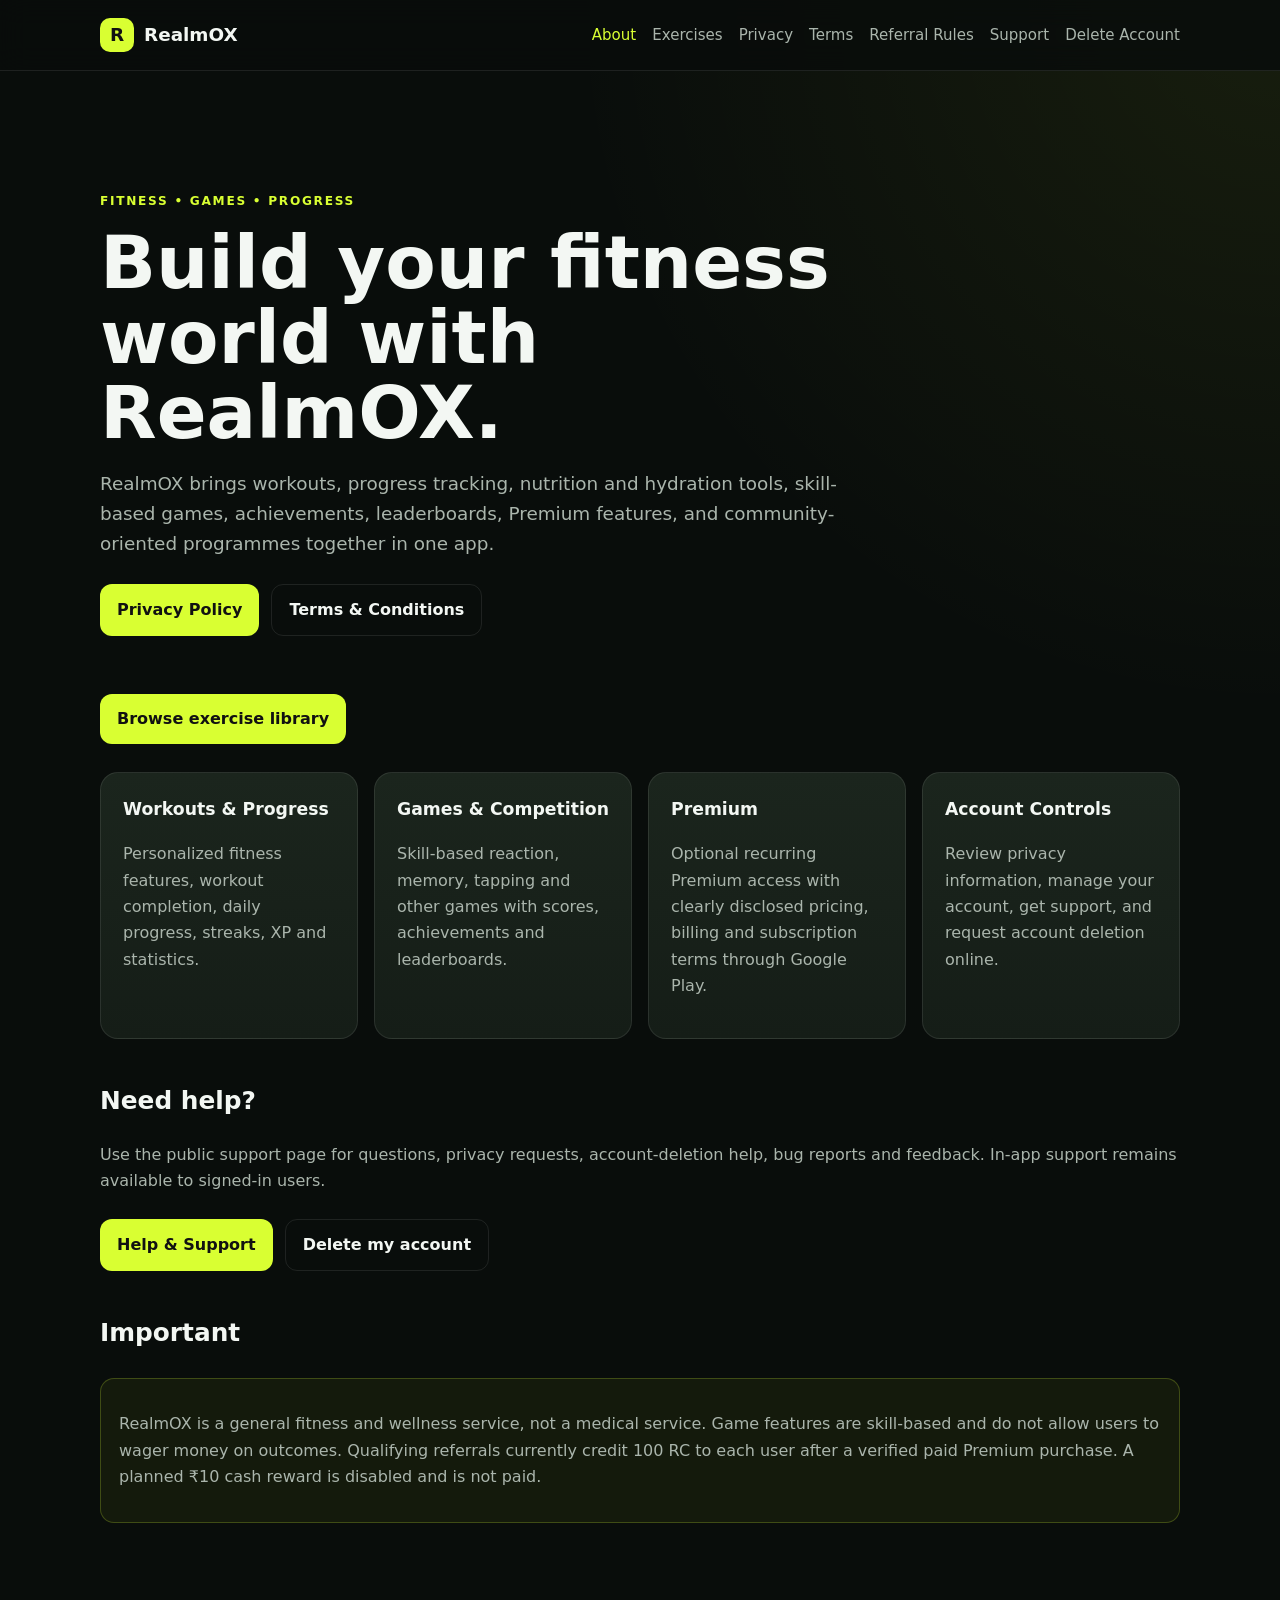
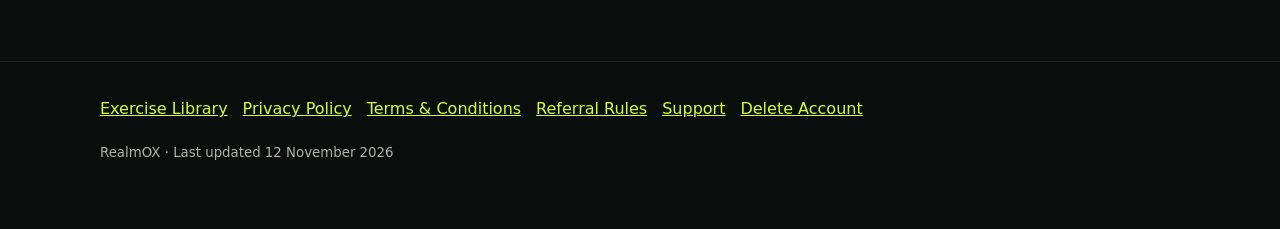
<file: index.html>
<!doctype html>
<html lang="en">
<head>
  <meta charset="utf-8"><meta name="viewport" content="width=device-width,initial-scale=1">
  <title>RealmOX — Fitness & Wellness</title>
  <link rel="stylesheet" href="assets/style.css">
</head>
<body>
<header><div class="container nav"><a class="brand" href="index.html"><span class="logo">R</span>RealmOX</a><nav>
  <a class="active" href="index.html">About</a><a href="exercises.html">Exercises</a><a href="privacy.html">Privacy</a><a href="terms.html">Terms</a><a href="referral-rules.html">Referral Rules</a><a href="support.html">Support</a><a href="delete-account.html">Delete Account</a>
</nav></div></header>
<main><div class="container">
<section class="hero"><div class="eyebrow">Fitness • Games • Progress</div><h1>Build your fitness world with RealmOX.</h1><p class="lead">RealmOX brings workouts, progress tracking, nutrition and hydration tools, skill-based games, achievements, leaderboards, Premium features, and community-oriented programmes together in one app.</p><div class="actions"><a class="button" href="privacy.html">Privacy Policy</a><a class="button secondary" href="terms.html">Terms & Conditions</a></div></section>
<div class="actions"><a class="button" href="exercises.html">Browse exercise library</a></div><div class="grid">
  <article class="card"><h3>Workouts & Progress</h3><p>Personalized fitness features, workout completion, daily progress, streaks, XP and statistics.</p></article>
  <article class="card"><h3>Games & Competition</h3><p>Skill-based reaction, memory, tapping and other games with scores, achievements and leaderboards.</p></article>
  <article class="card"><h3>Premium</h3><p>Optional recurring Premium access with clearly disclosed pricing, billing and subscription terms through Google Play.</p></article>
  <article class="card"><h3>Account Controls</h3><p>Review privacy information, manage your account, get support, and request account deletion online.</p></article>
</div>
<section><h2>Need help?</h2><p>Use the public support page for questions, privacy requests, account-deletion help, bug reports and feedback. In-app support remains available to signed-in users.</p><div class="actions"><a class="button" href="support.html">Help & Support</a><a class="button secondary" href="delete-account.html">Delete my account</a></div></section>
<section><h2>Important</h2><div class="notice"><p>RealmOX is a general fitness and wellness service, not a medical service. Game features are skill-based and do not allow users to wager money on outcomes. Qualifying referrals currently credit 100 RC to each user after a verified paid Premium purchase. A planned ₹10 cash reward is disabled and is not paid.</p></div></section>
</div></main>
<footer><div class="container"><div class="footer-links"><a href="exercises.html">Exercise Library</a><a href="privacy.html">Privacy Policy</a><a href="terms.html">Terms & Conditions</a><a href="referral-rules.html">Referral Rules</a><a href="support.html">Support</a><a href="delete-account.html">Delete Account</a></div><p><small>RealmOX · Last updated 12 November 2026</small></p></div></footer>
</body></html>
</file>
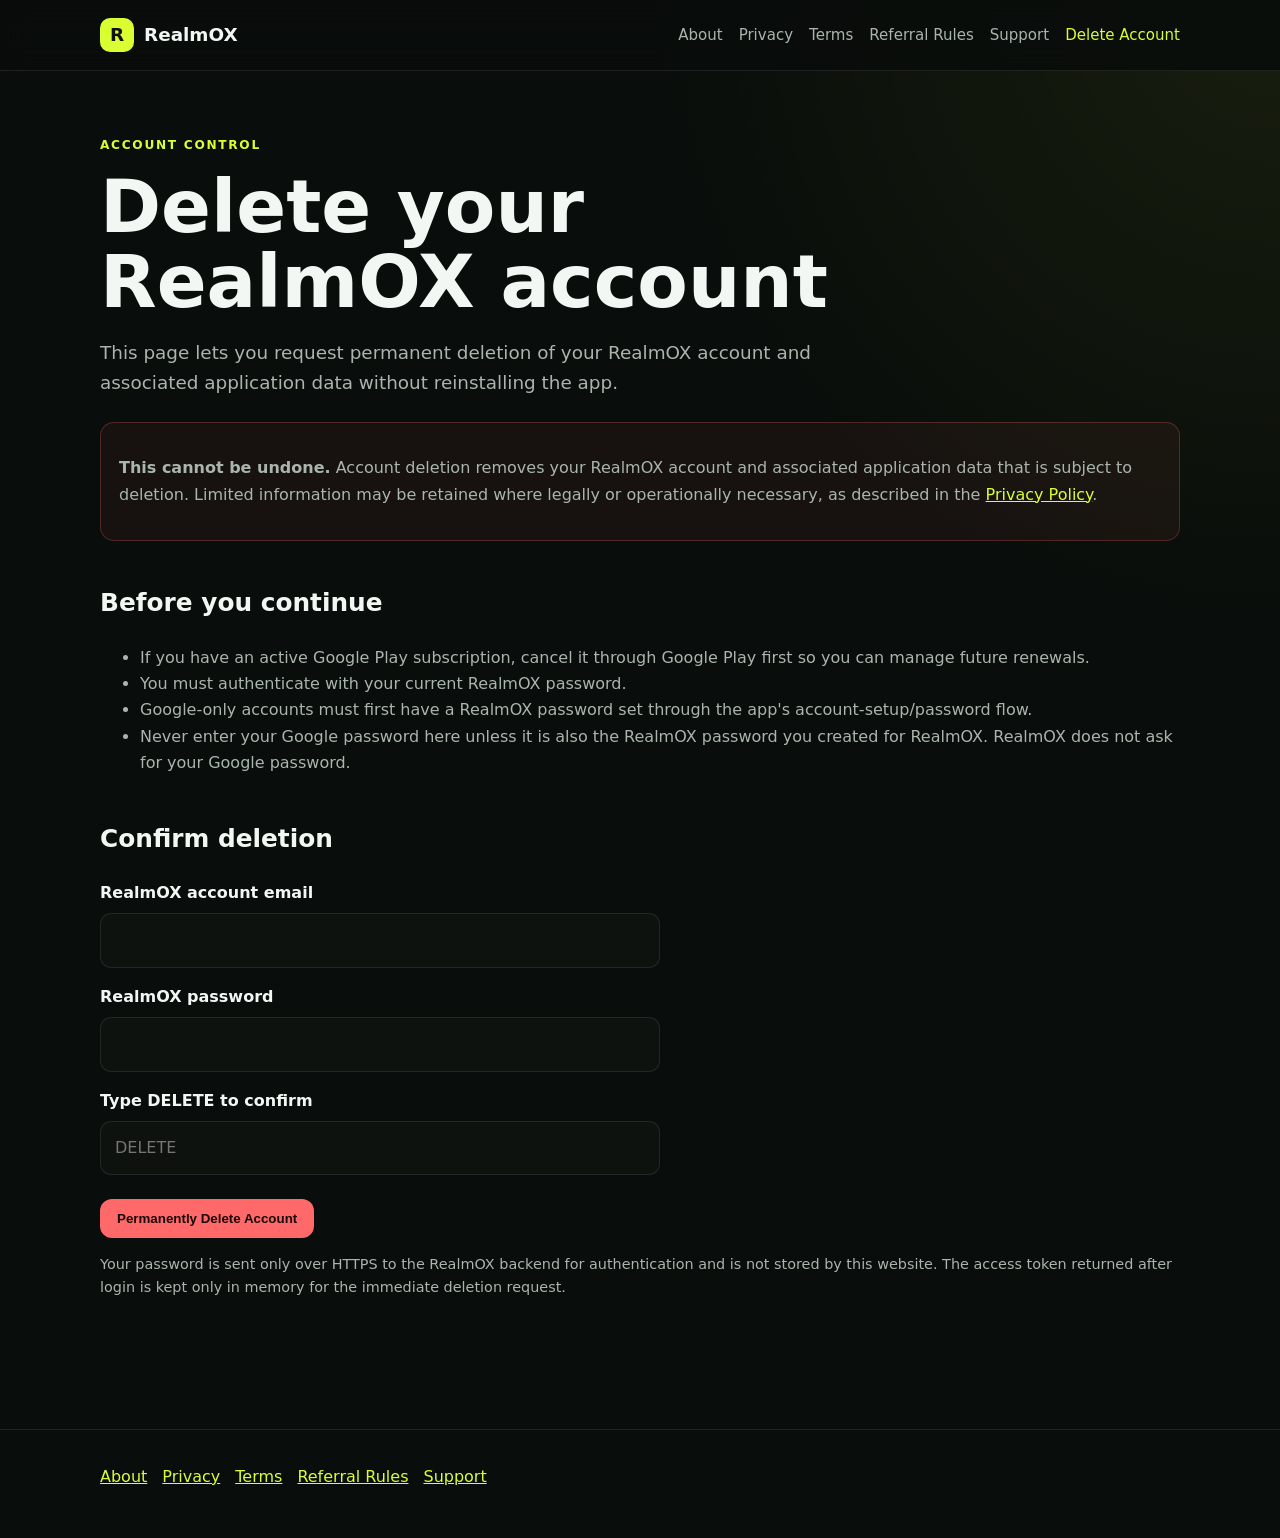
<file: delete-account.html>
<!doctype html><html lang="en"><head><meta charset="utf-8"><meta name="viewport" content="width=device-width,initial-scale=1"><title>Delete Account — RealmOX</title><link rel="stylesheet" href="assets/style.css"><script src="config.js"></script><script src="assets/app.js" defer></script></head><body>
<header><div class="container nav"><a class="brand" href="index.html"><span class="logo">R</span>RealmOX</a><nav><a href="index.html">About</a><a href="privacy.html">Privacy</a><a href="terms.html">Terms</a><a href="referral-rules.html">Referral Rules</a><a href="support.html">Support</a><a class="active" href="delete-account.html">Delete Account</a></nav></div></header>
<main><div class="container"><div class="eyebrow">Account Control</div><h1>Delete your RealmOX account</h1><p class="lead">This page lets you request permanent deletion of your RealmOX account and associated application data without reinstalling the app.</p>
<div class="notice warning"><p><b>This cannot be undone.</b> Account deletion removes your RealmOX account and associated application data that is subject to deletion. Limited information may be retained where legally or operationally necessary, as described in the <a href="privacy.html">Privacy Policy</a>.</p></div>
<h2>Before you continue</h2><ul><li>If you have an active Google Play subscription, cancel it through Google Play first so you can manage future renewals.</li><li>You must authenticate with your current RealmOX password.</li><li>Google-only accounts must first have a RealmOX password set through the app's account-setup/password flow.</li><li>Never enter your Google password here unless it is also the RealmOX password you created for RealmOX. RealmOX does not ask for your Google password.</li></ul>
<h2>Confirm deletion</h2><form id="deleteForm"><label for="email">RealmOX account email</label><input id="email" type="email" autocomplete="username" required><label for="password">RealmOX password</label><input id="password" type="password" autocomplete="current-password" required><label for="confirm">Type DELETE to confirm</label><input id="confirm" type="text" required pattern="DELETE" placeholder="DELETE"><div class="actions"><button class="button danger" type="submit">Permanently Delete Account</button></div><div id="status" class="status"></div></form>
<p class="meta">Your password is sent only over HTTPS to the RealmOX backend for authentication and is not stored by this website. The access token returned after login is kept only in memory for the immediate deletion request.</p>
</div></main><footer><div class="container"><div class="footer-links"><a href="index.html">About</a><a href="privacy.html">Privacy</a><a href="terms.html">Terms</a><a href="referral-rules.html">Referral Rules</a><a href="support.html">Support</a></div></div></footer>
<script>
document.getElementById('deleteForm').addEventListener('submit', async function(e){
  e.preventDefault(); const status=document.getElementById('status');
  const email=document.getElementById('email').value.trim().toLowerCase(); const password=document.getElementById('password').value; const confirm=document.getElementById('confirm').value.trim();
  if(confirm!=='DELETE'){ window.showStatus(status,'Type DELETE exactly to confirm.',false); return; }
  window.showStatus(status,'Authenticating…',true);
  try {
    const login=await window.realmoxApi('/login',{method:'POST',body:JSON.stringify({email,password})});
    const token=login?.data?.access_token;
    if(!token) throw new Error('Authentication succeeded but no access token was returned.');
    window.showStatus(status,'Deleting your account…',true);
    await window.realmoxApi('/delete-account',{method:'DELETE',headers:{Authorization:'Bearer '+token},body:JSON.stringify({current_password:password})});
    document.getElementById('deleteForm').reset();
    window.showStatus(status,'Your RealmOX account and associated application data have been deleted. You can close this page now.',true);
  } catch(err) {
    window.showStatus(status,err.message || 'Unable to delete the account right now. Please try again.',false);
  }
});
</script></body></html>
</file>
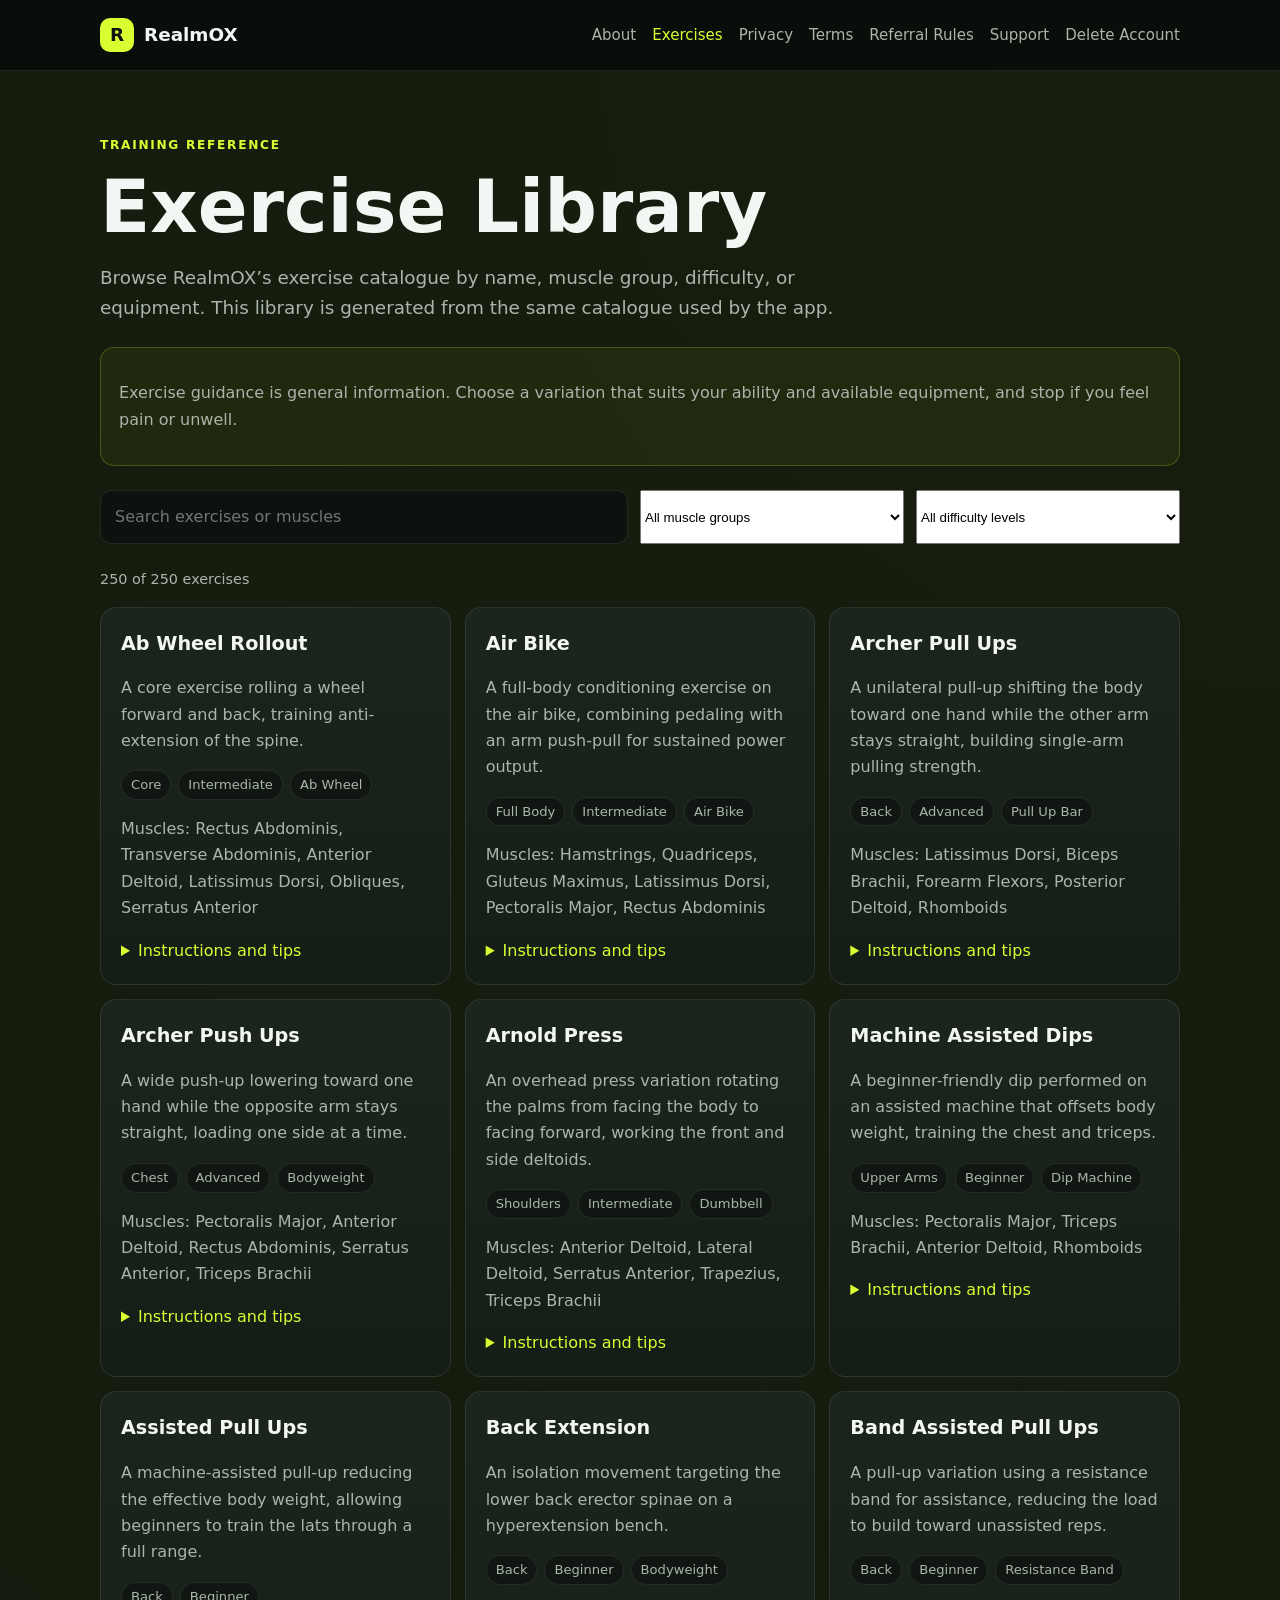
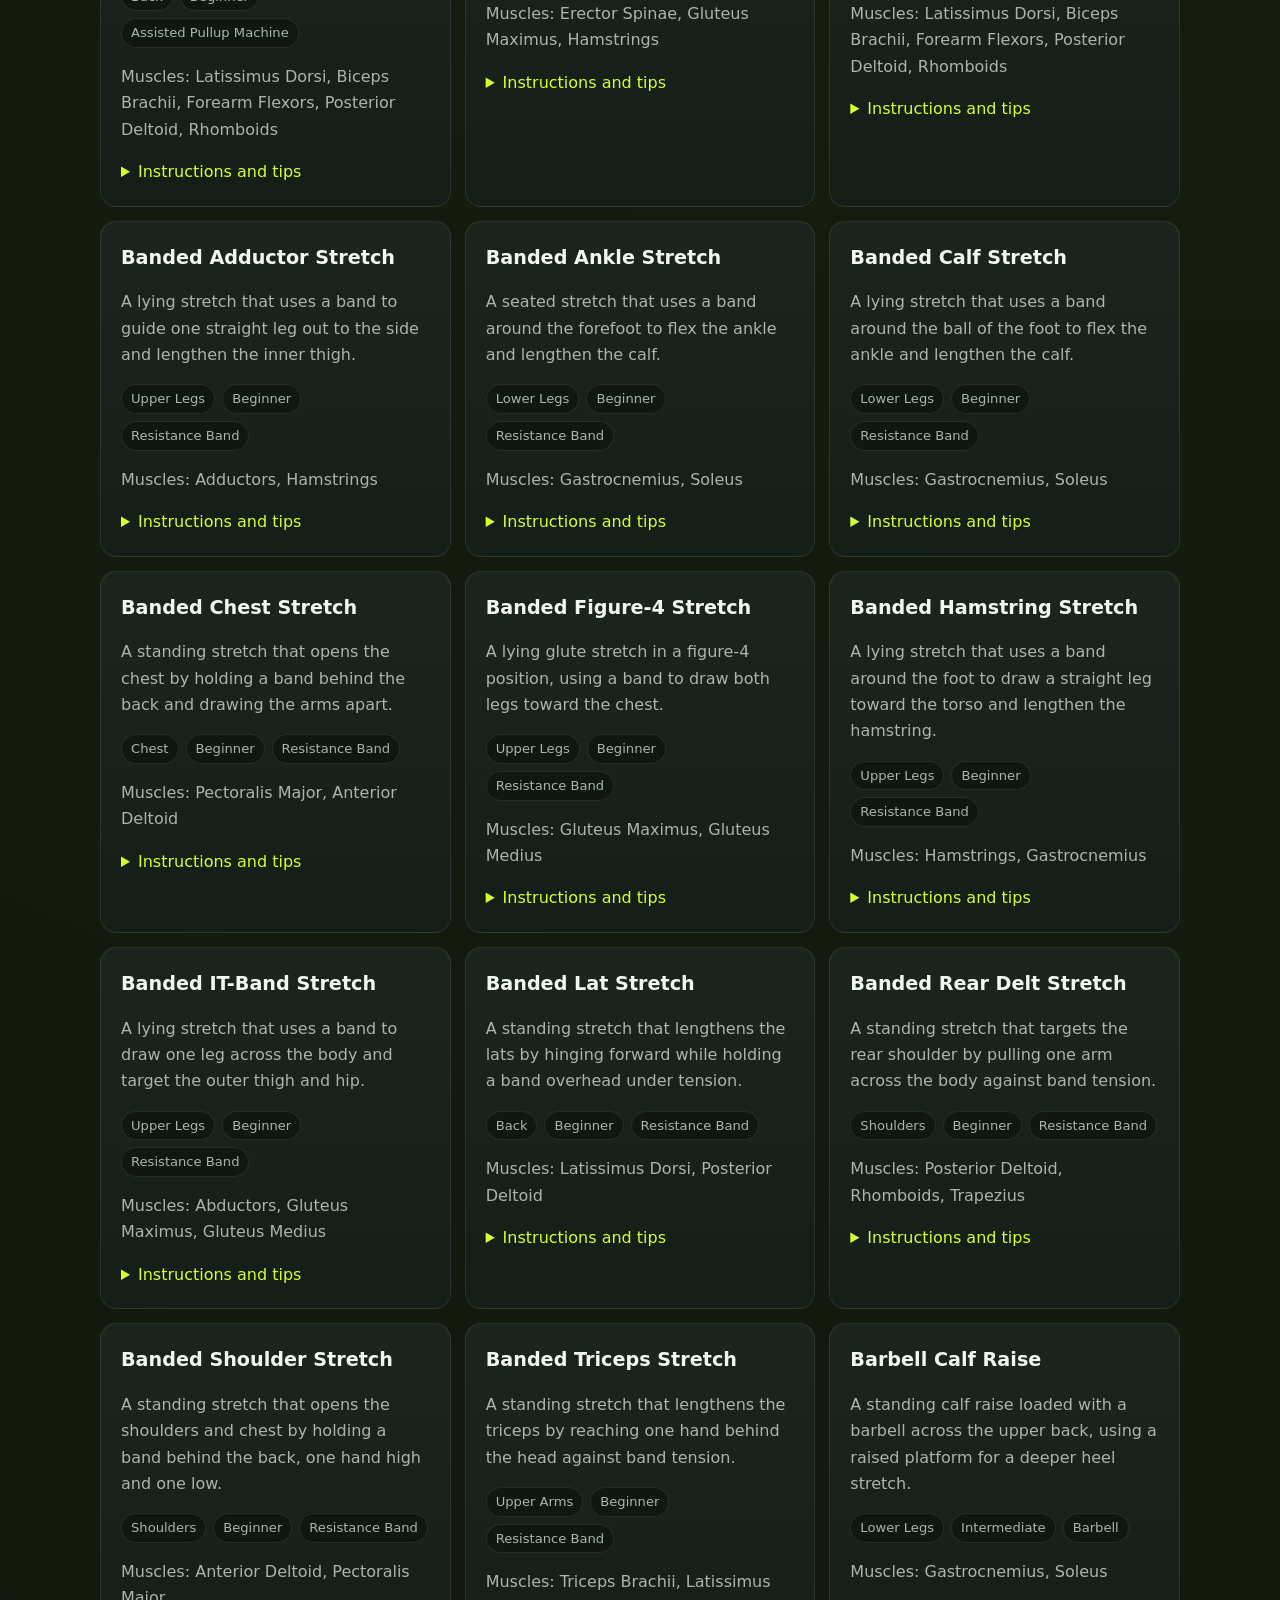
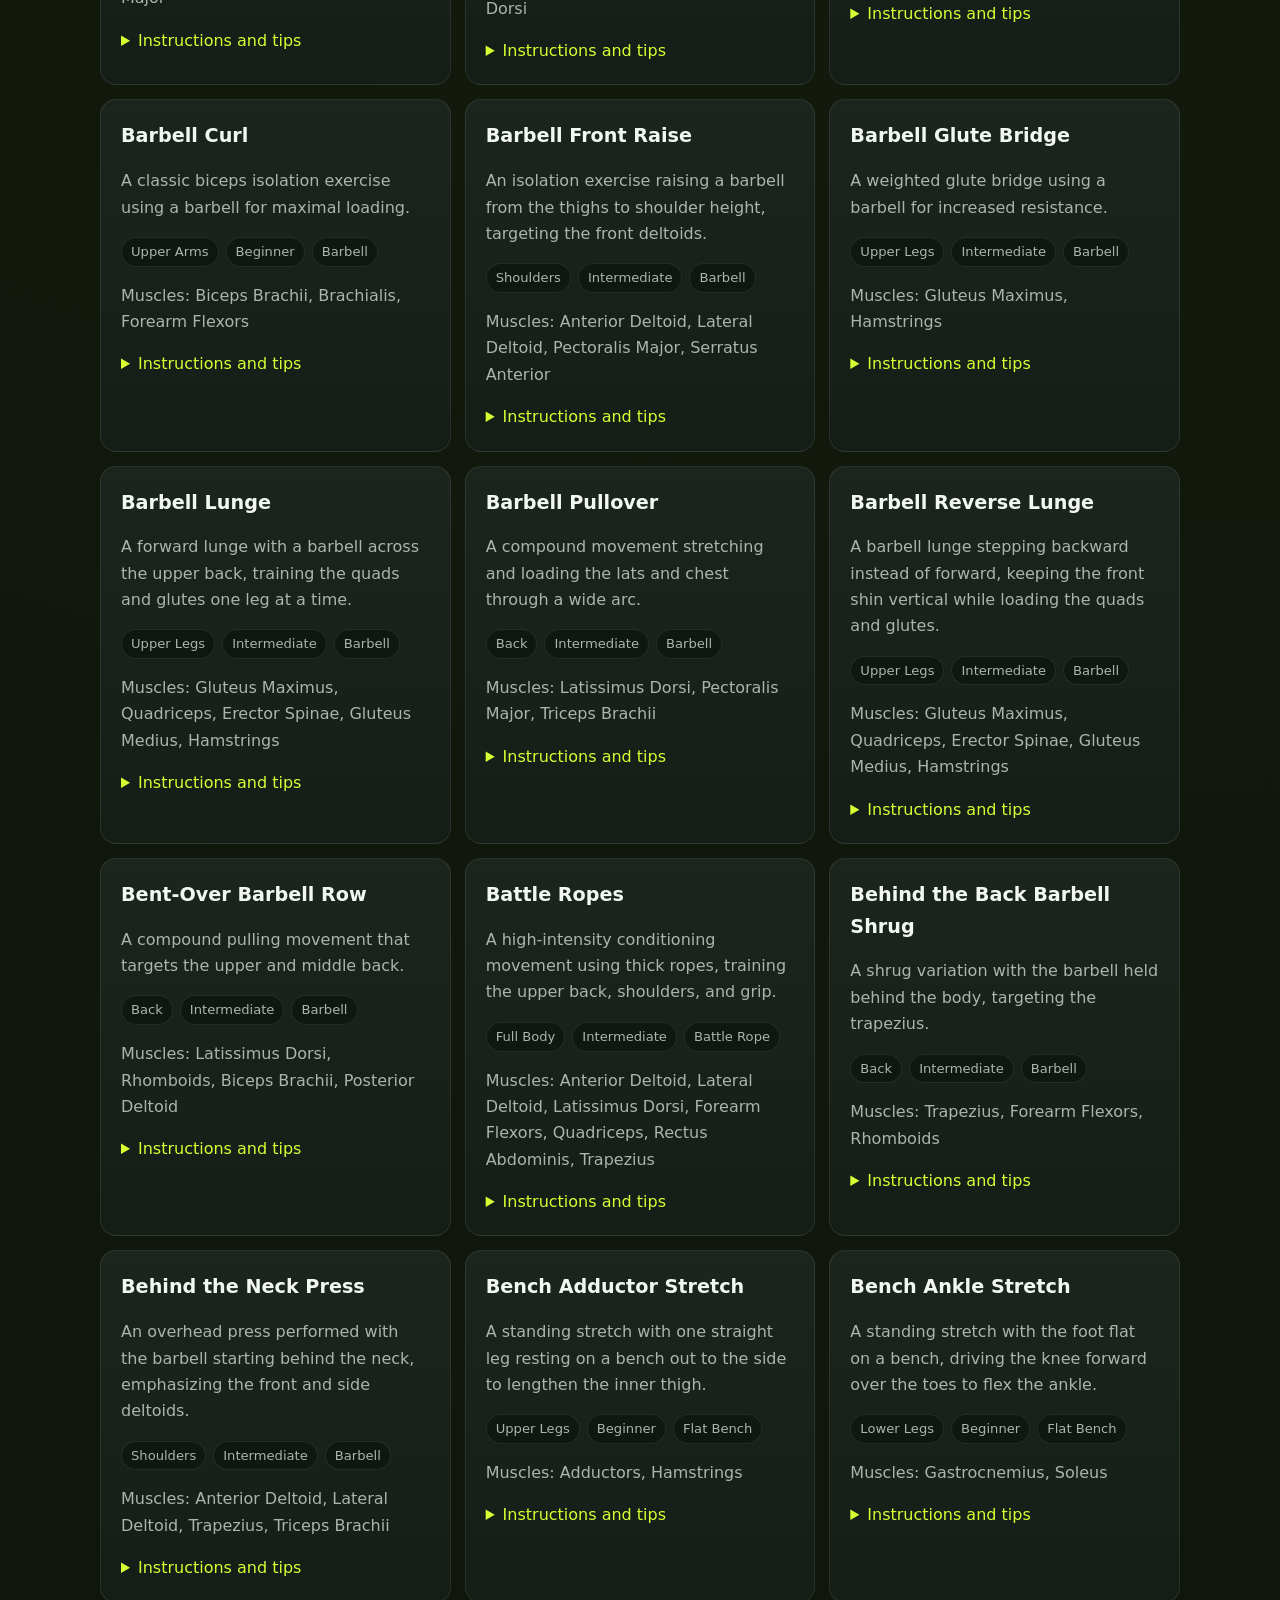
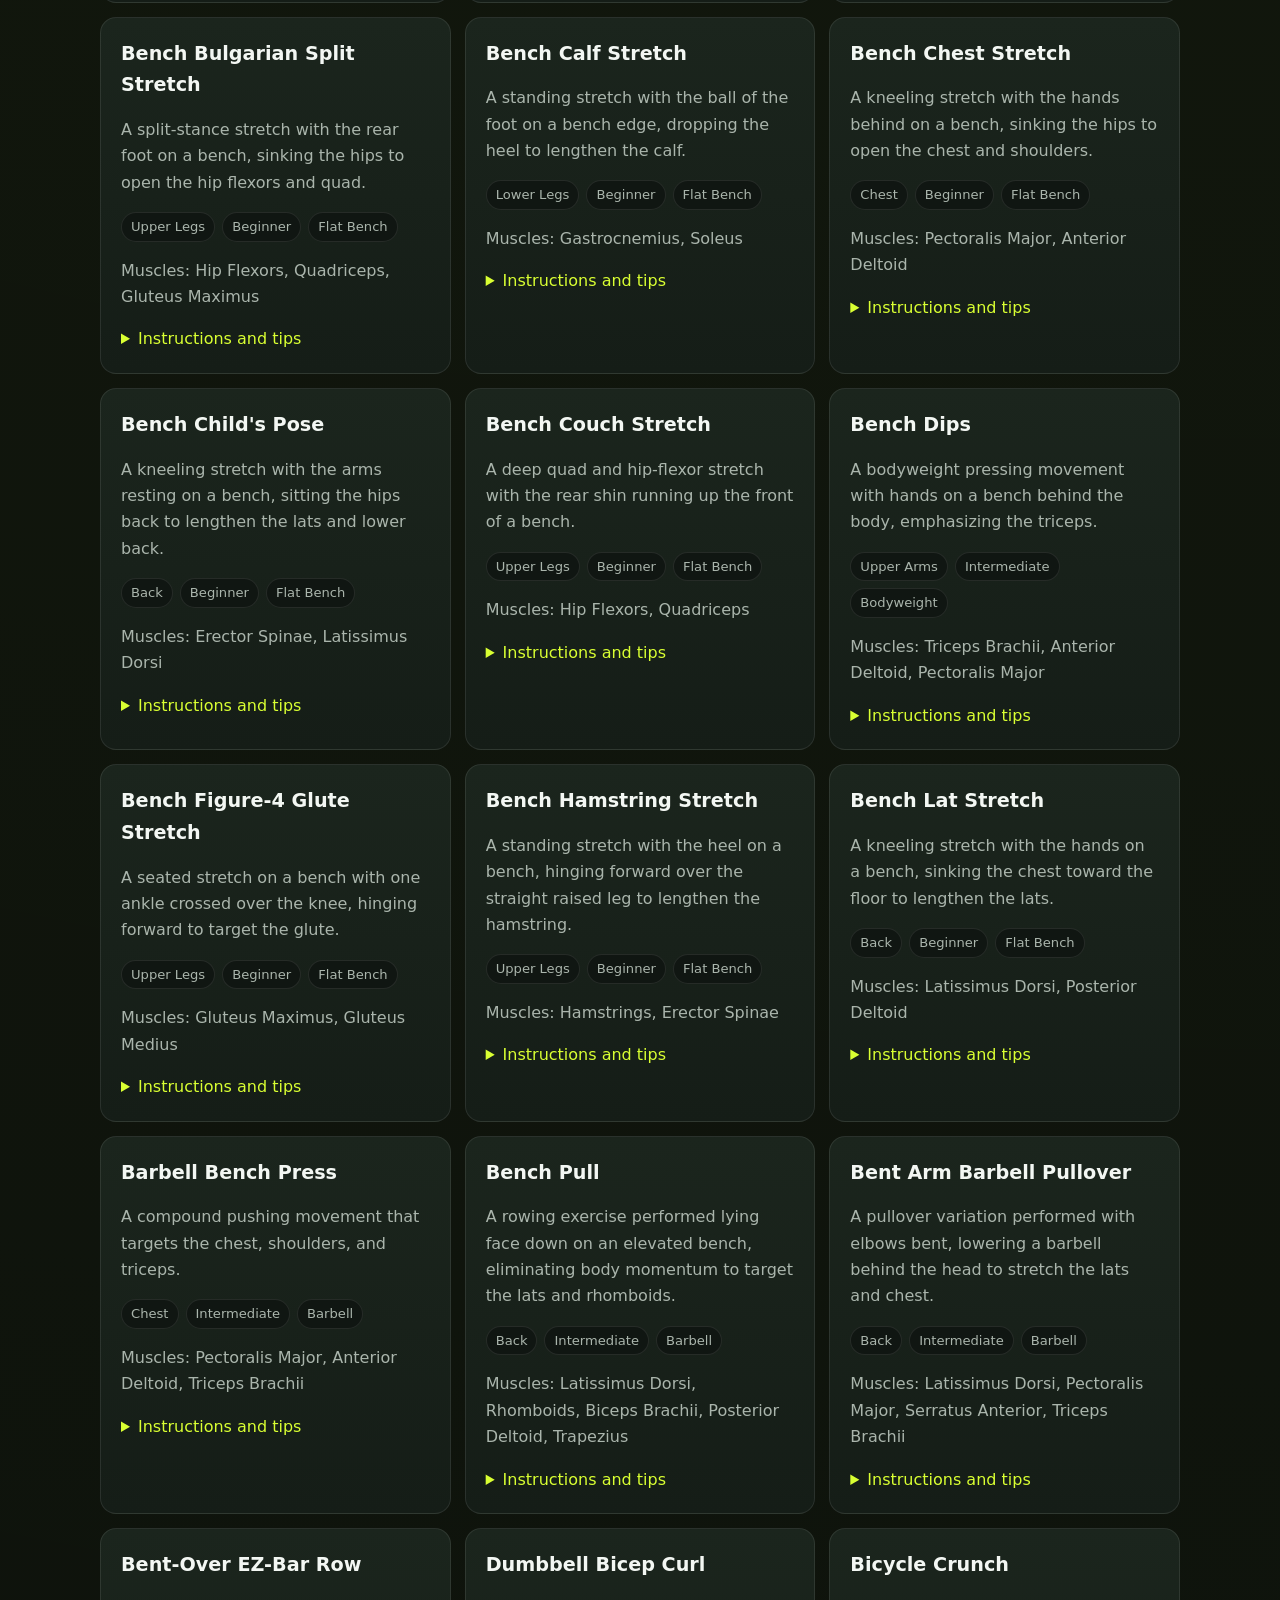
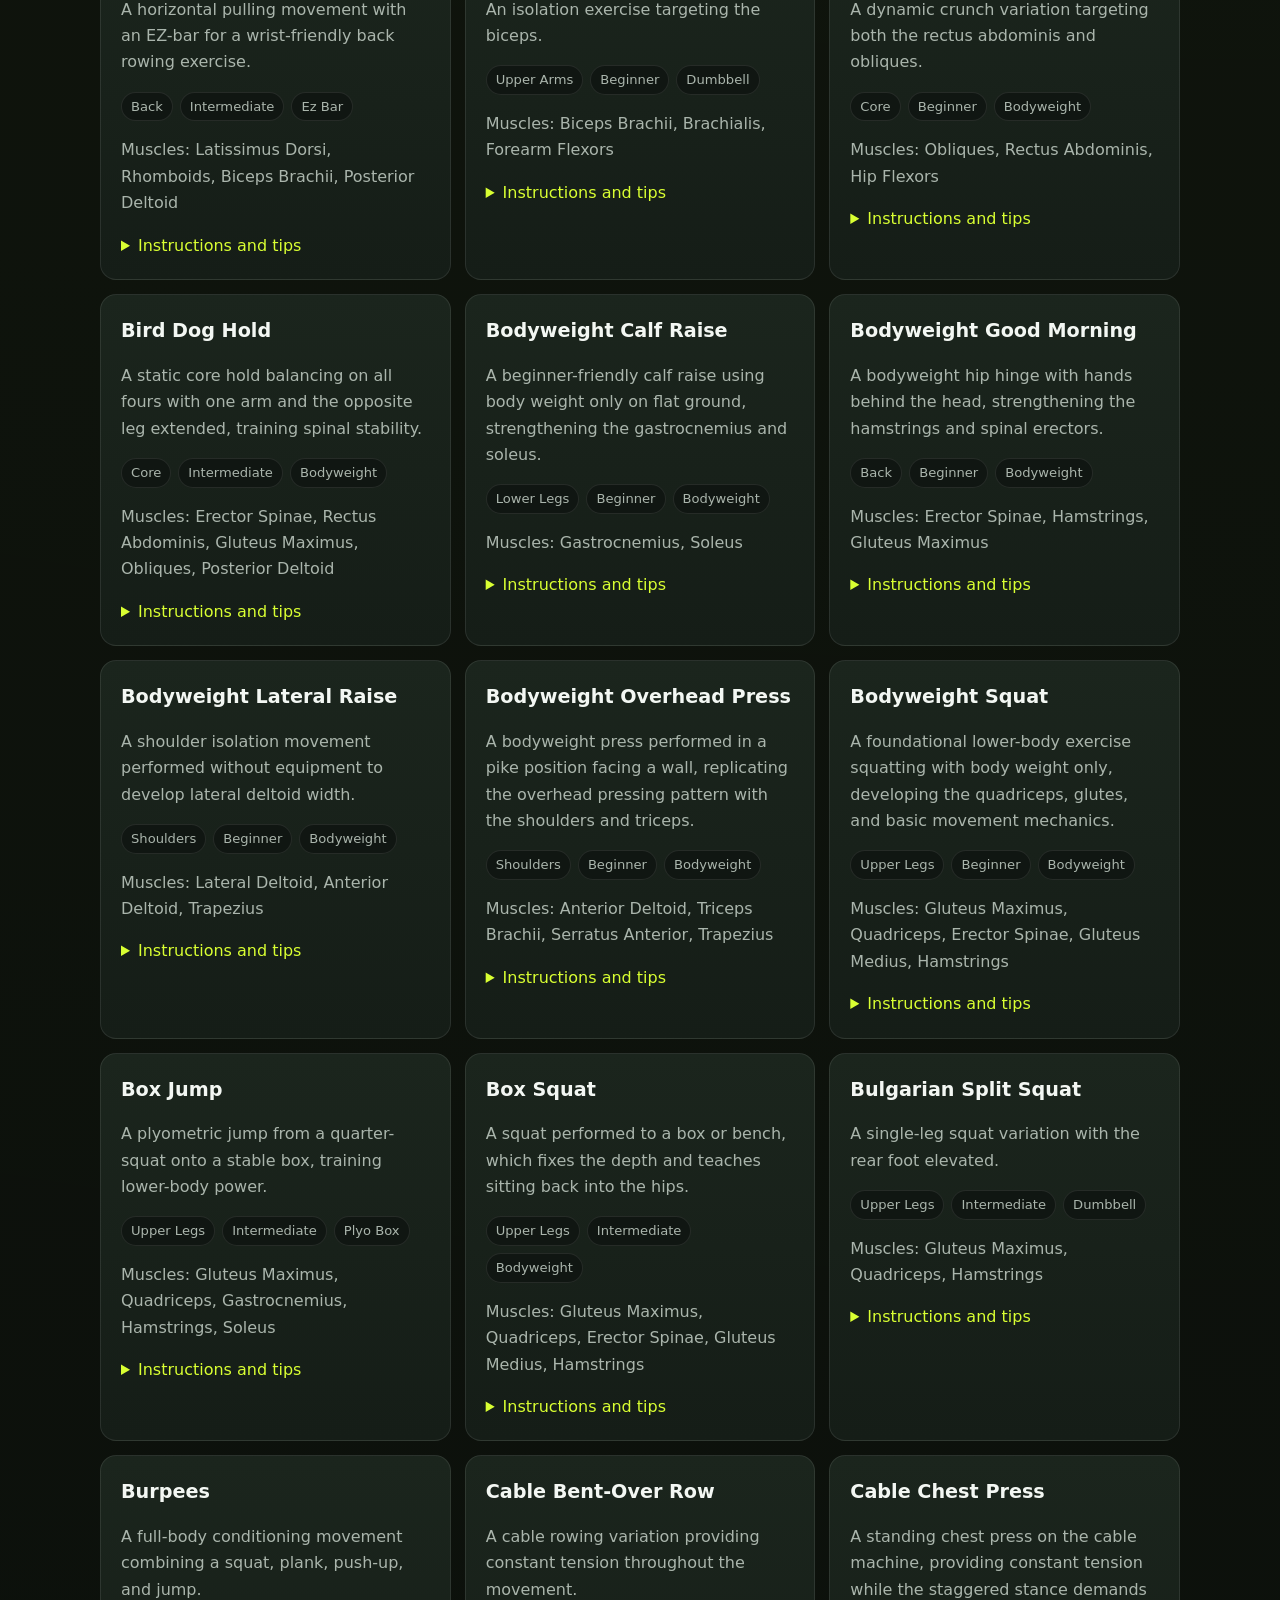
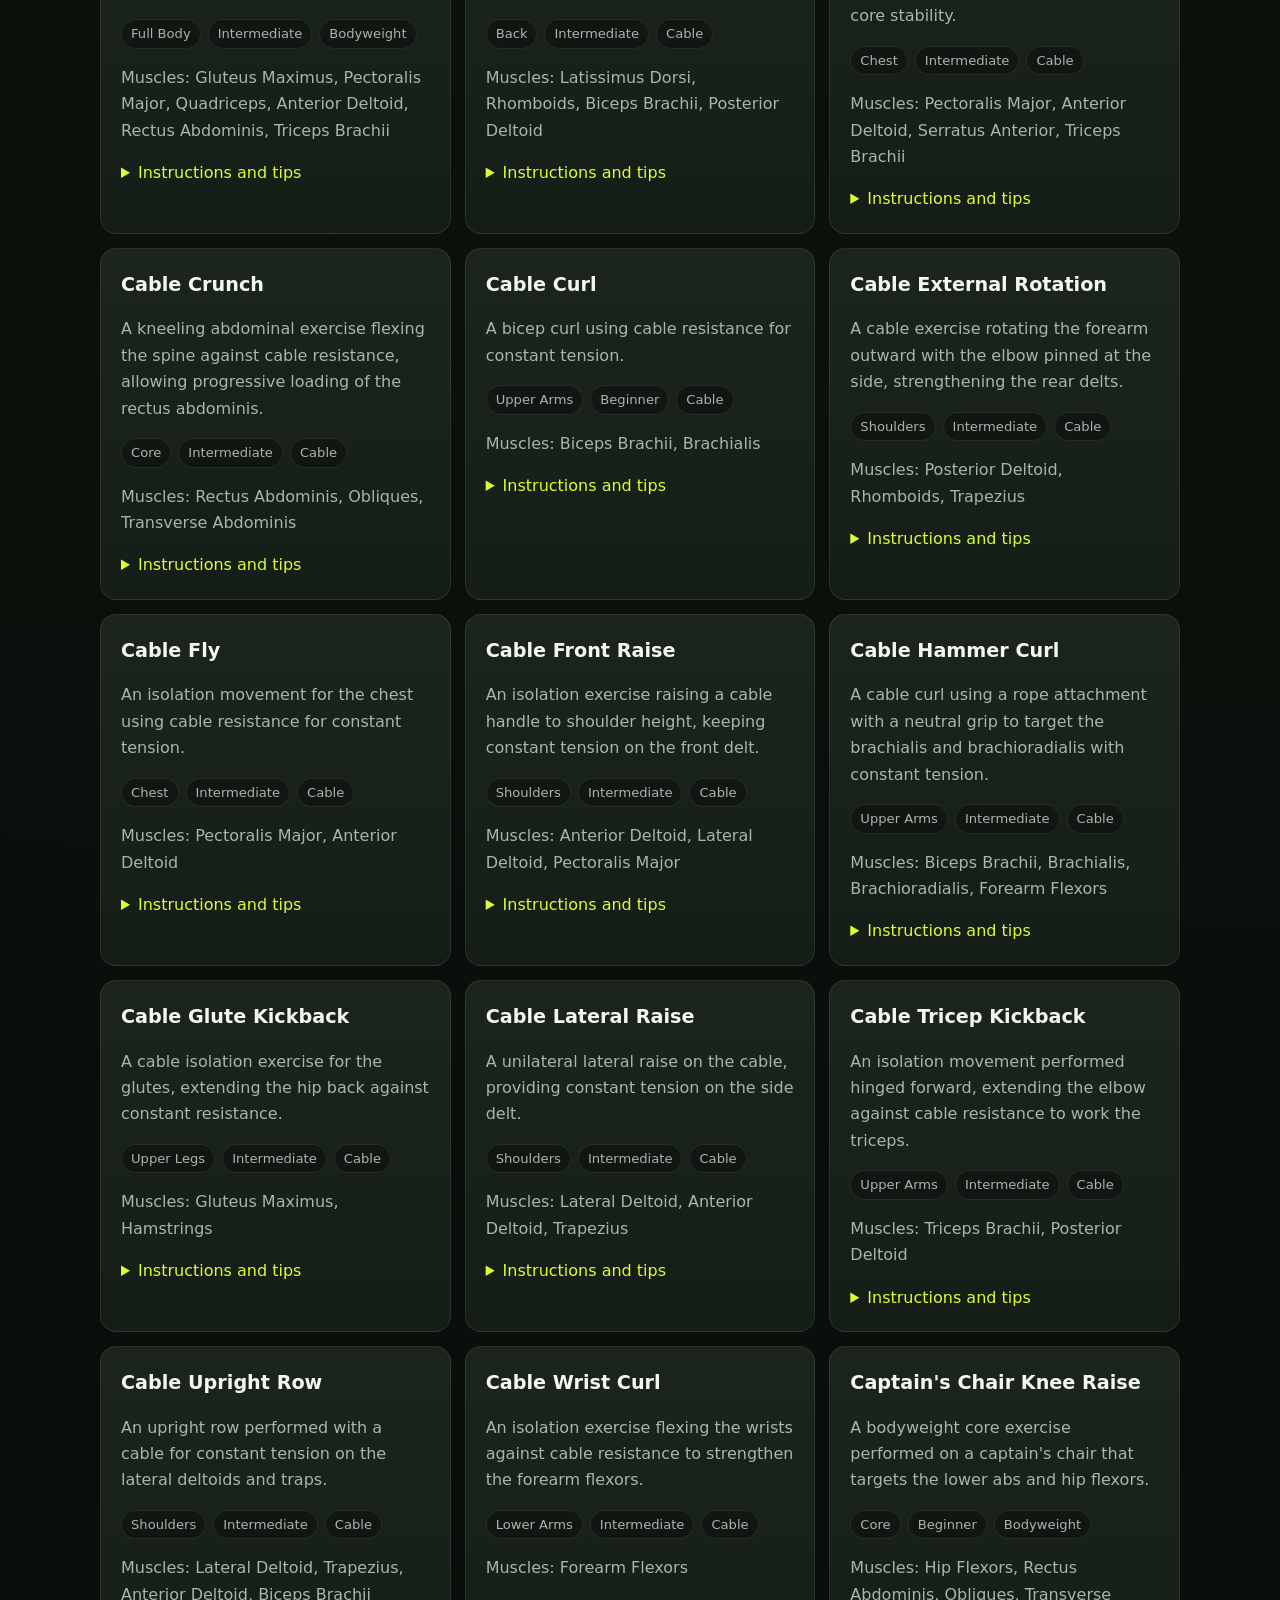
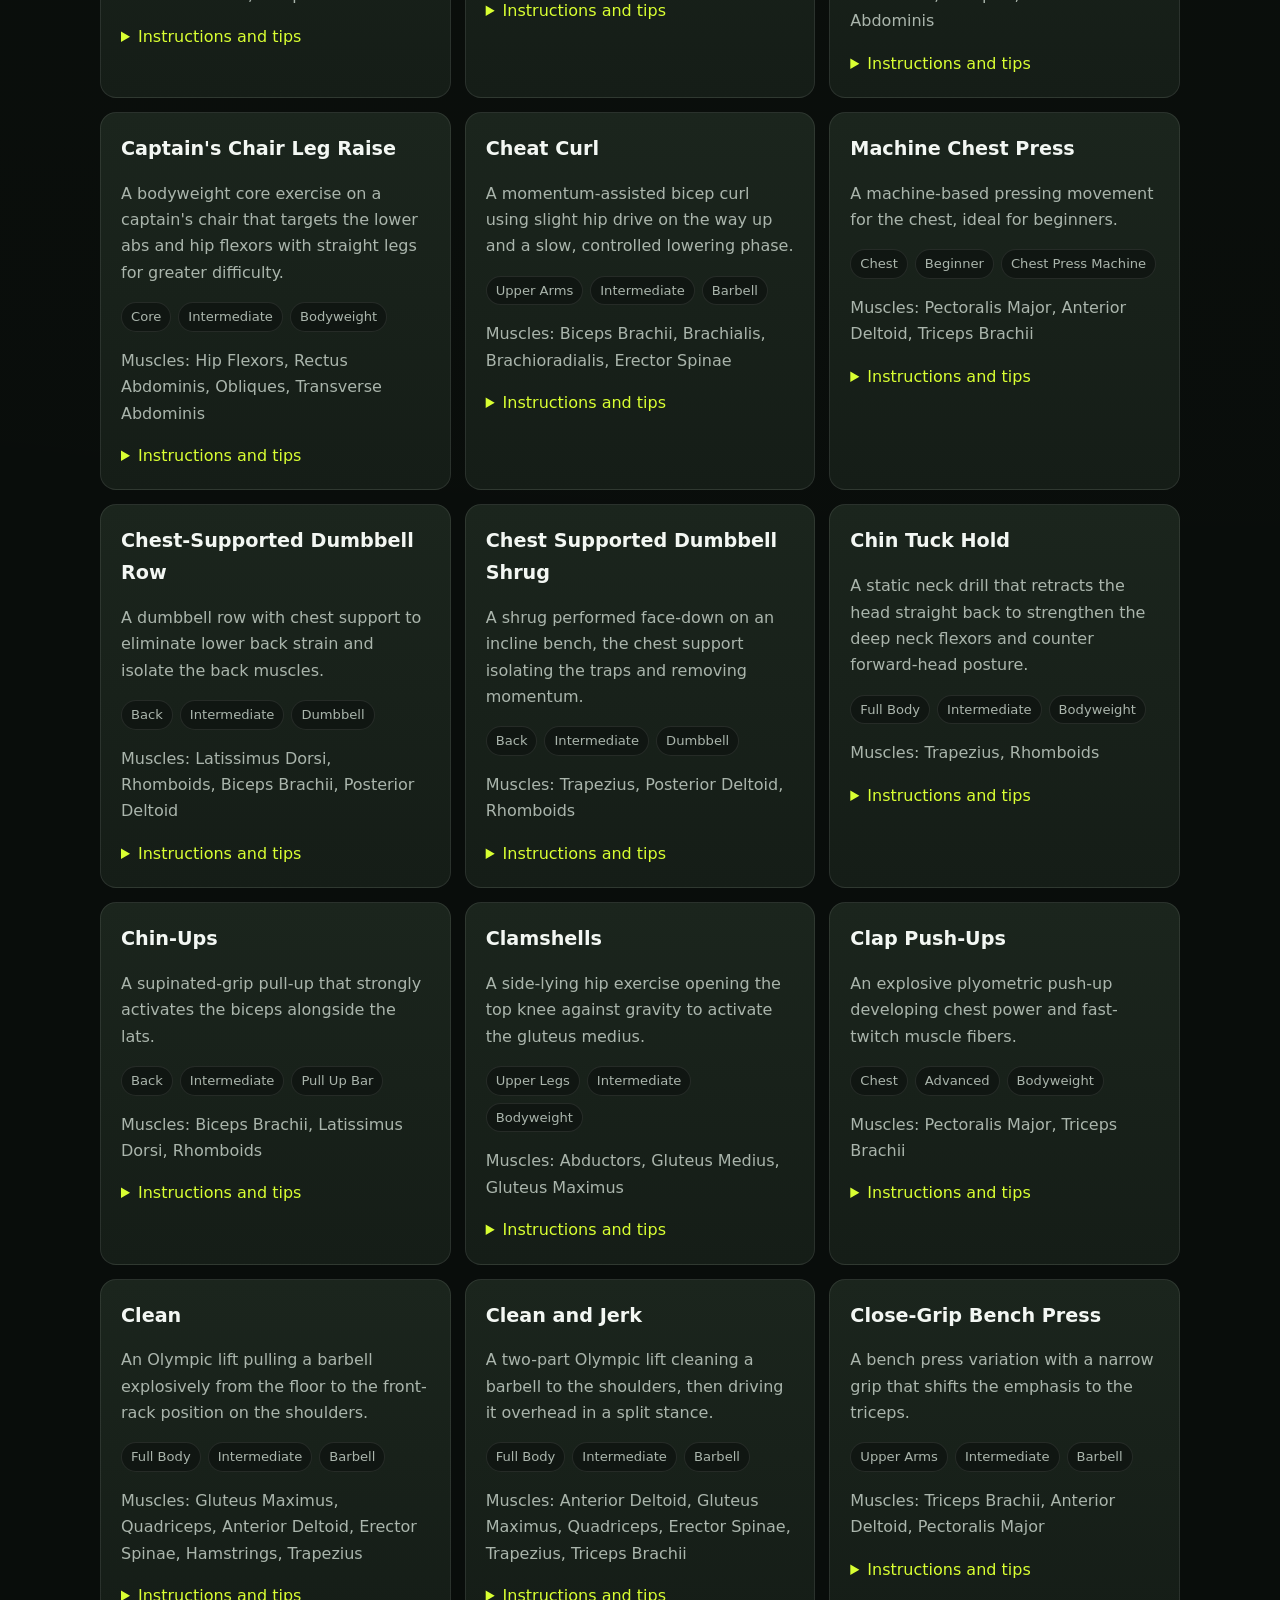
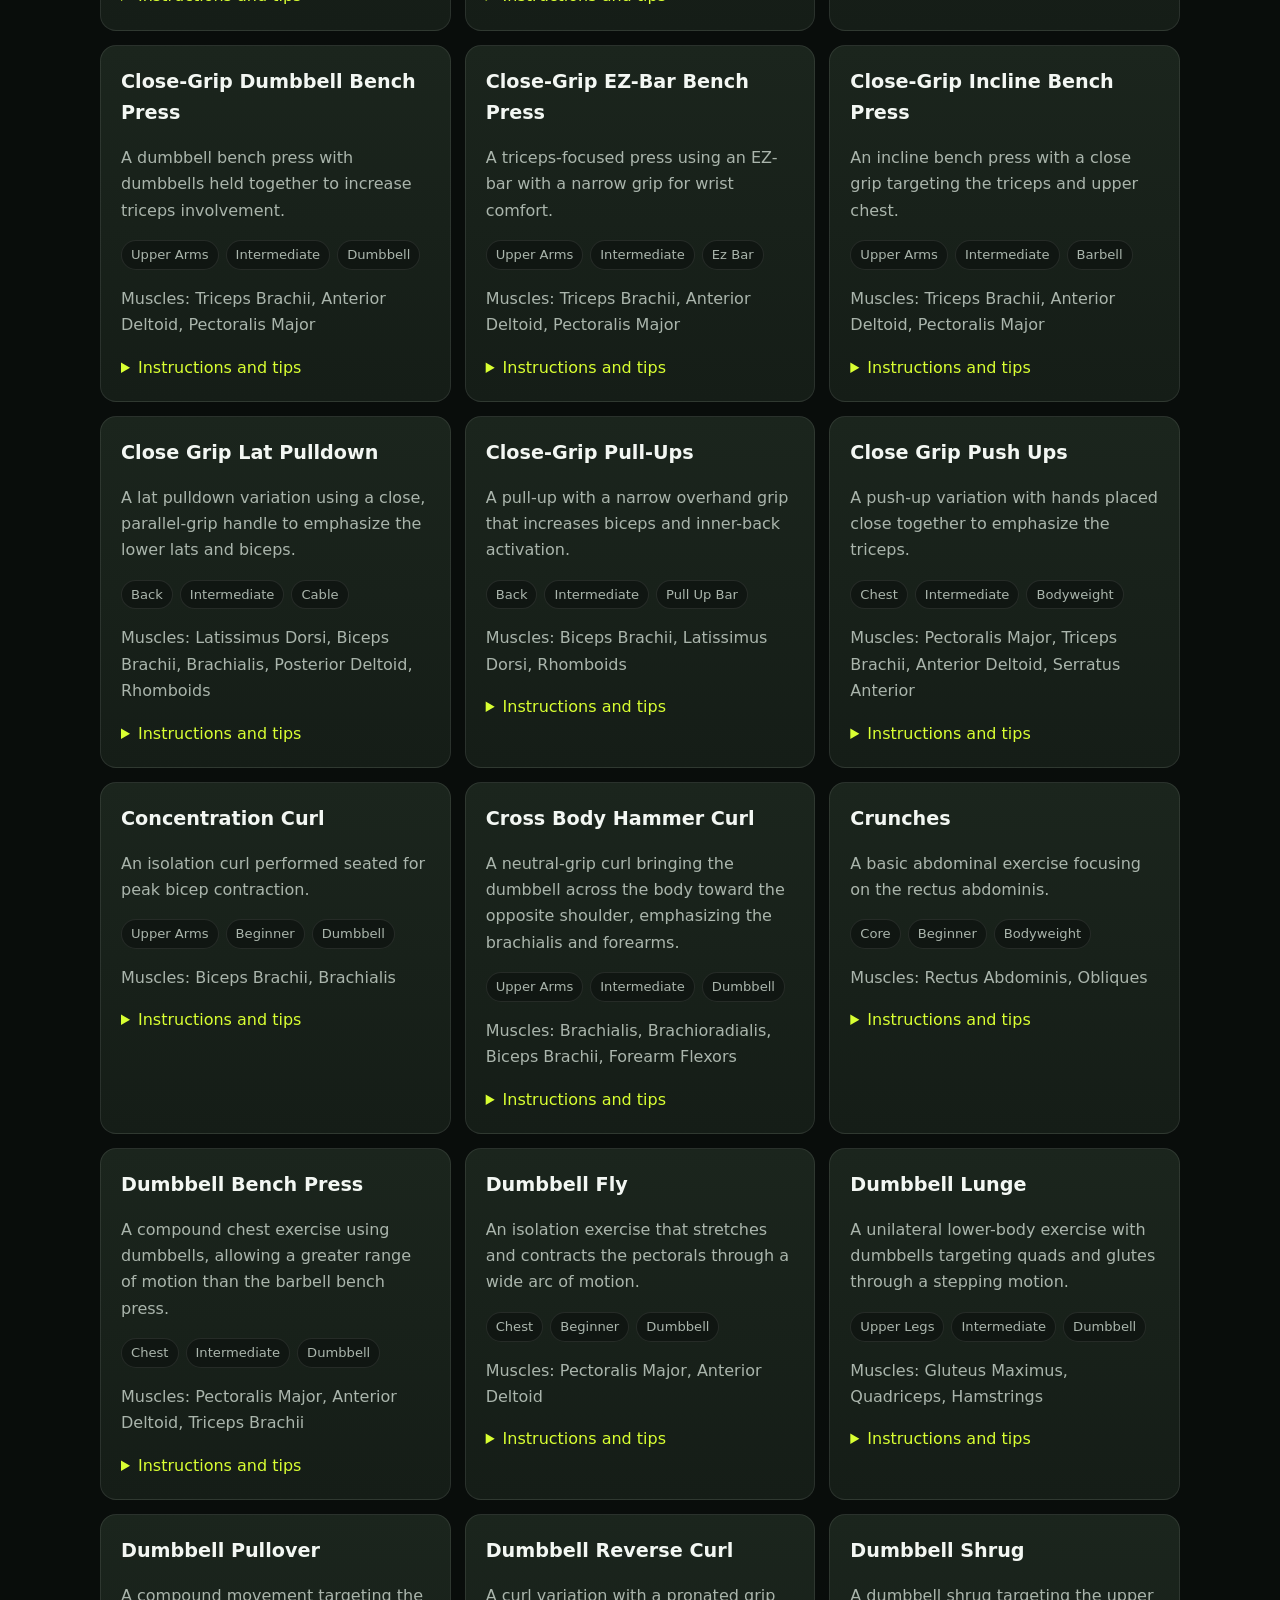
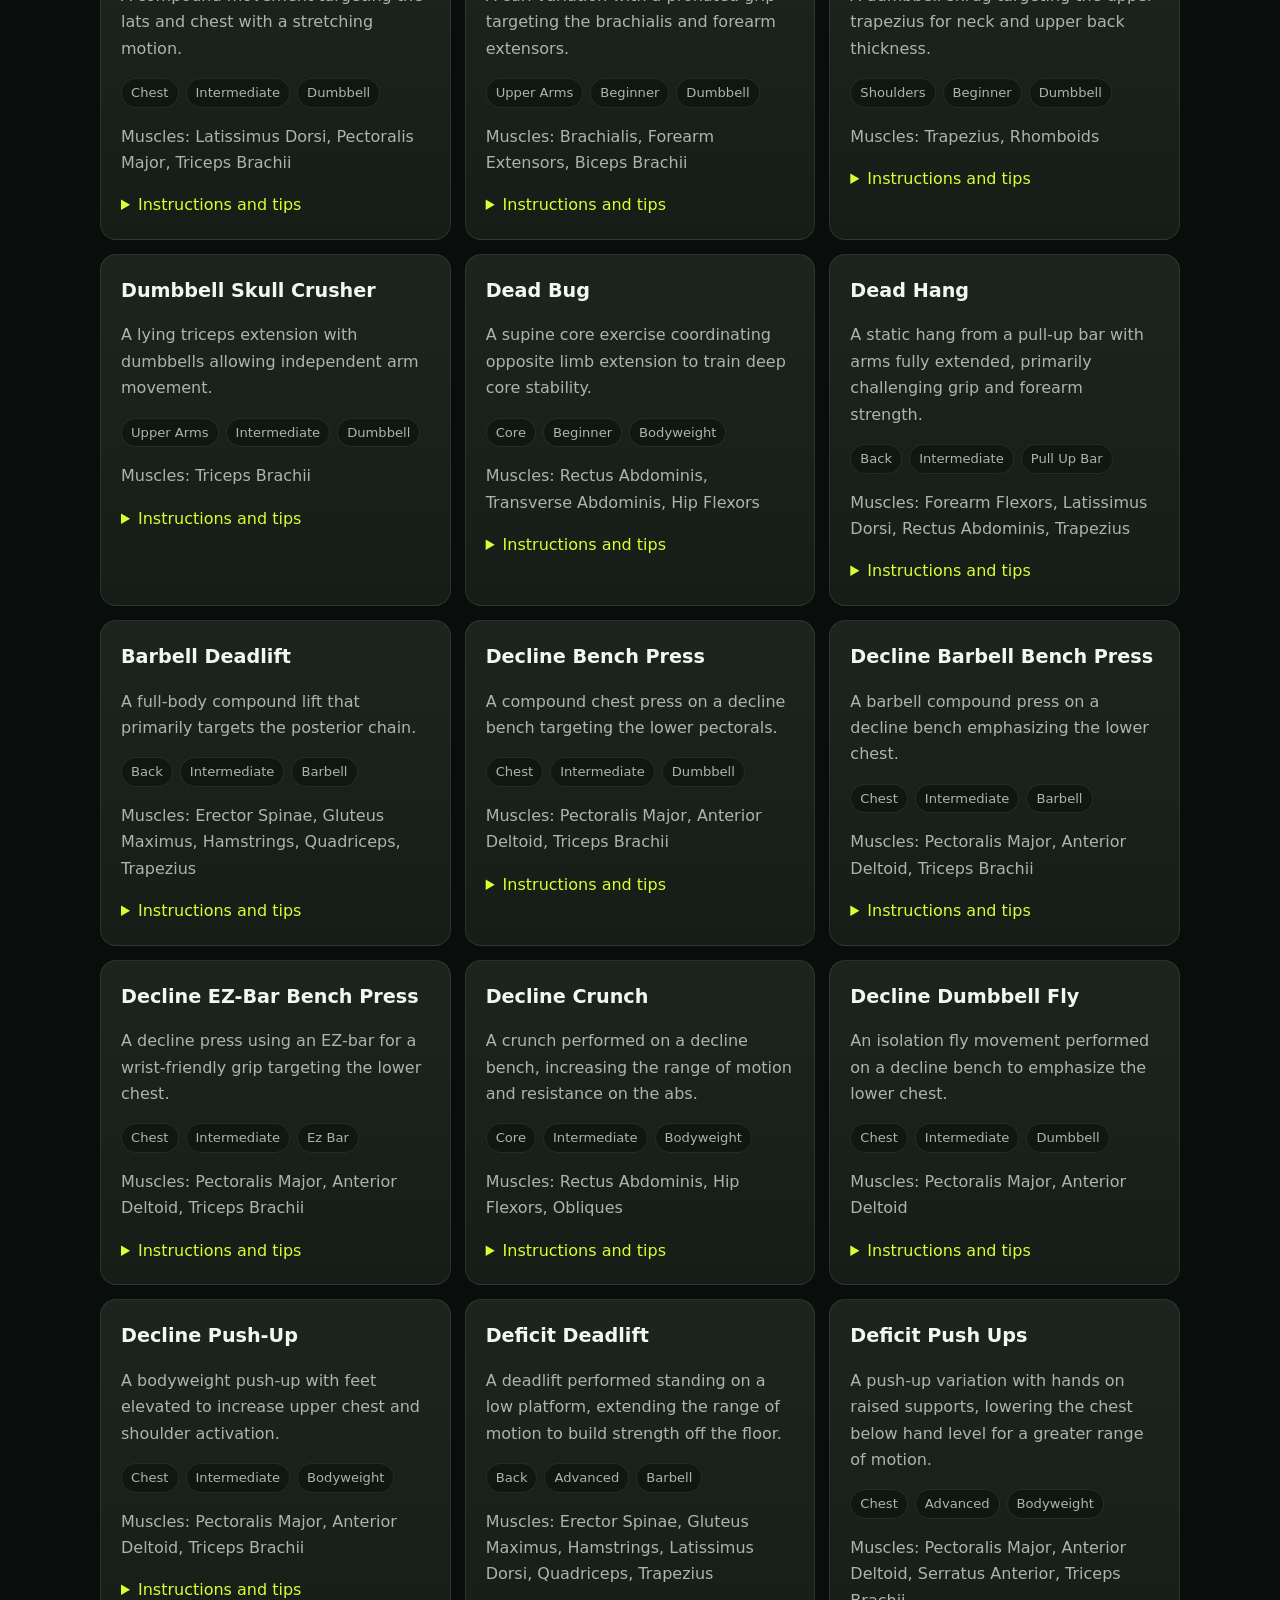
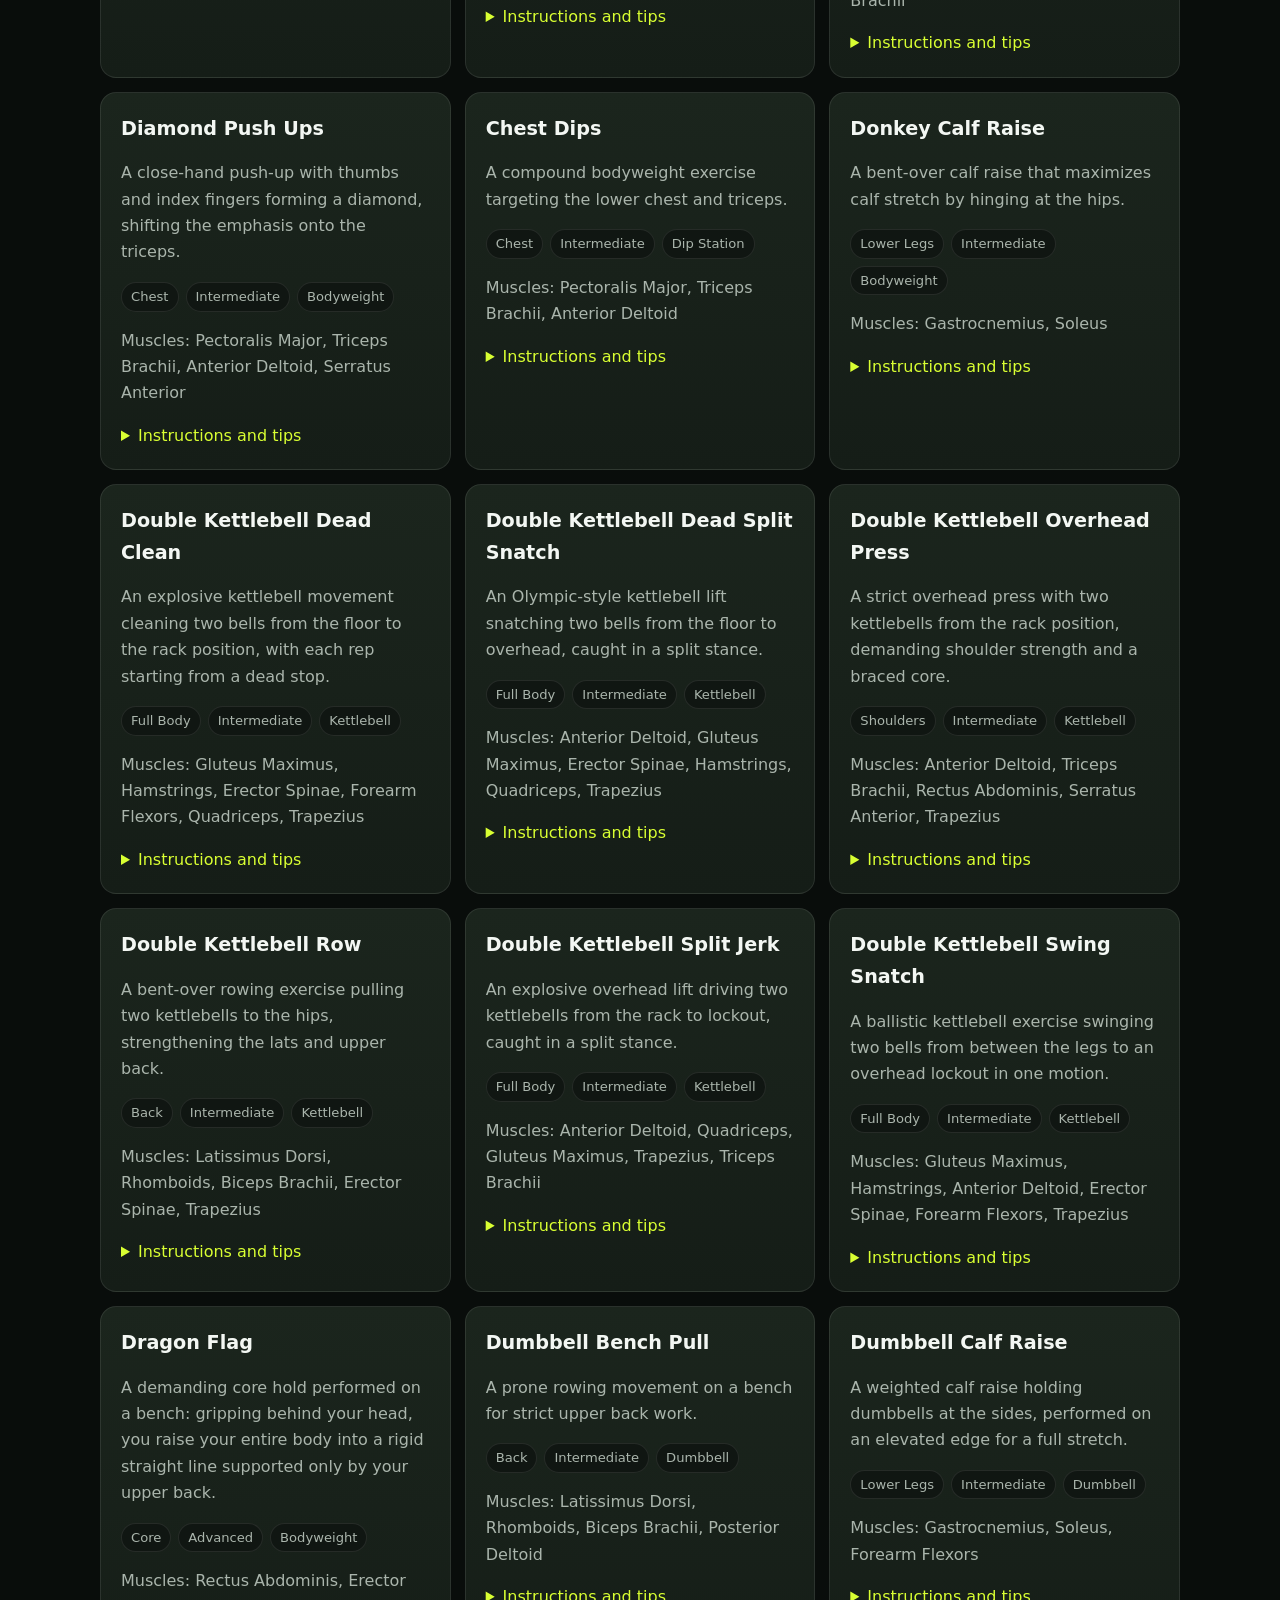
<file: exercises.html>
<!doctype html>
<html lang="en">
<head>
  <meta charset="utf-8"><meta name="viewport" content="width=device-width,initial-scale=1">
  <title>Exercise Library — RealmOX</title><link rel="stylesheet" href="assets/style.css">
  <style>
    .filters { display:grid; grid-template-columns:2fr 1fr 1fr; gap:12px; margin:24px 0; }
    .exercise-grid { display:grid; grid-template-columns:repeat(auto-fit,minmax(260px,1fr)); gap:14px; }
    .exercise-card { background:linear-gradient(180deg,var(--card-2),var(--card)); border:1px solid var(--border); border-radius:16px; padding:20px; }
    .exercise-card h2 { margin:0 0 8px; font-size:1.2rem; }
    .tags { display:flex; flex-wrap:wrap; gap:7px; margin:12px 0; }
    .tag { background:#101612; border:1px solid var(--border); color:var(--muted); border-radius:999px; padding:3px 9px; font-size:.82rem; }
    details { margin-top:14px; } details summary { cursor:pointer; color:var(--accent); }
    .empty { padding:20px; border:1px solid var(--border); border-radius:12px; }
    @media(max-width:700px) { .filters { grid-template-columns:1fr; } }
  </style>
</head>
<body>
<header><div class="container nav"><a class="brand" href="index.html"><span class="logo">R</span>RealmOX</a><nav><a href="index.html">About</a><a class="active" href="exercises.html">Exercises</a><a href="privacy.html">Privacy</a><a href="terms.html">Terms</a><a href="referral-rules.html">Referral Rules</a><a href="support.html">Support</a><a href="delete-account.html">Delete Account</a></nav></div></header>
<main><div class="container">
  <div class="eyebrow">Training reference</div><h1>Exercise Library</h1>
  <p class="lead">Browse RealmOX’s exercise catalogue by name, muscle group, difficulty, or equipment. This library is generated from the same catalogue used by the app.</p>
  <div class="notice"><p>Exercise guidance is general information. Choose a variation that suits your ability and available equipment, and stop if you feel pain or unwell.</p></div>
  <div class="filters">
    <input id="search" type="search" placeholder="Search exercises or muscles" aria-label="Search exercises">
    <select id="body-part" aria-label="Filter by muscle group"><option value="">All muscle groups</option></select>
    <select id="difficulty" aria-label="Filter by difficulty"><option value="">All difficulty levels</option></select>
  </div>
  <p id="count" class="meta" aria-live="polite">Loading exercise catalogue…</p>
  <div id="library" class="exercise-grid"></div>
</div></main>
<footer><div class="container"><div class="footer-links"><a href="index.html">About</a><a href="privacy.html">Privacy</a><a href="terms.html">Terms & Conditions</a><a href="support.html">Support</a></div><p><small>RealmOX · Exercise catalogue</small></p></div></footer>
<script>
  const library = document.querySelector('#library');
  const search = document.querySelector('#search');
  const bodyPart = document.querySelector('#body-part');
  const difficulty = document.querySelector('#difficulty');
  const count = document.querySelector('#count');
  let exercises = [];
  const label = value => String(value || '').replaceAll('_', ' ').replace(/\b\w/g, c => c.toUpperCase());
  function option(select, value) { const item = document.createElement('option'); item.value = value; item.textContent = label(value); select.append(item); }
  function card(exercise) {
    const article = document.createElement('article'); article.className = 'exercise-card';
    const heading = document.createElement('h2'); heading.textContent = exercise.exercise_name || 'Exercise'; article.append(heading);
    const description = document.createElement('p'); description.textContent = exercise.description || ''; article.append(description);
    const tags = document.createElement('div'); tags.className = 'tags';
    [exercise.body_part, exercise.difficulty, exercise.equipment].filter(Boolean).forEach(value => { const tag = document.createElement('span'); tag.className = 'tag'; tag.textContent = label(value); tags.append(tag); });
    article.append(tags);
    const muscles = [...(exercise.primary_muscles || []), ...(exercise.secondary_muscles || [])];
    if (muscles.length) { const p = document.createElement('p'); p.textContent = `Muscles: ${muscles.map(label).join(', ')}`; article.append(p); }
    if (exercise.instructions?.length || exercise.tips?.length) {
      const details = document.createElement('details'); const summary = document.createElement('summary'); summary.textContent = 'Instructions and tips'; details.append(summary);
      for (const [title, values] of [['Instructions', exercise.instructions], ['Tips', exercise.tips]]) if (values?.length) {
        const sub = document.createElement('strong'); sub.textContent = title; details.append(sub);
        const list = document.createElement('ol'); for (const text of values) { const li = document.createElement('li'); li.textContent = text; list.append(li); } details.append(list);
      }
      article.append(details);
    }
    return article;
  }
  function render() {
    const term = search.value.trim().toLowerCase();
    const filtered = exercises.filter(item => {
      const text = [item.exercise_name, item.description, item.equipment, item.body_part, ...(item.primary_muscles || []), ...(item.secondary_muscles || [])].join(' ').toLowerCase();
      return (!term || text.includes(term)) && (!bodyPart.value || (item.body_part || '').toLowerCase() === bodyPart.value) && (!difficulty.value || (item.difficulty || '').toLowerCase() === difficulty.value);
    });
    count.textContent = `${filtered.length} of ${exercises.length} exercises`;
    library.replaceChildren(...filtered.map(card));
    if (!filtered.length) { const message = document.createElement('p'); message.className = 'empty'; message.textContent = 'No exercises match these filters.'; library.append(message); }
  }
  fetch('exercises.json').then(response => { if (!response.ok) throw new Error('Catalogue unavailable'); return response.json(); }).then(data => {
    exercises = data.exercises || [];
    [...new Set(exercises.map(item => (item.body_part || '').toLowerCase()).filter(Boolean))].sort().forEach(value => option(bodyPart, value));
    [...new Set(exercises.map(item => (item.difficulty || '').toLowerCase()).filter(Boolean))].sort().forEach(value => option(difficulty, value));
    render();
  }).catch(() => { count.textContent = 'The exercise catalogue is temporarily unavailable.'; });
  [search, bodyPart, difficulty].forEach(control => control.addEventListener('input', render));
</script>
</body></html>
</file>
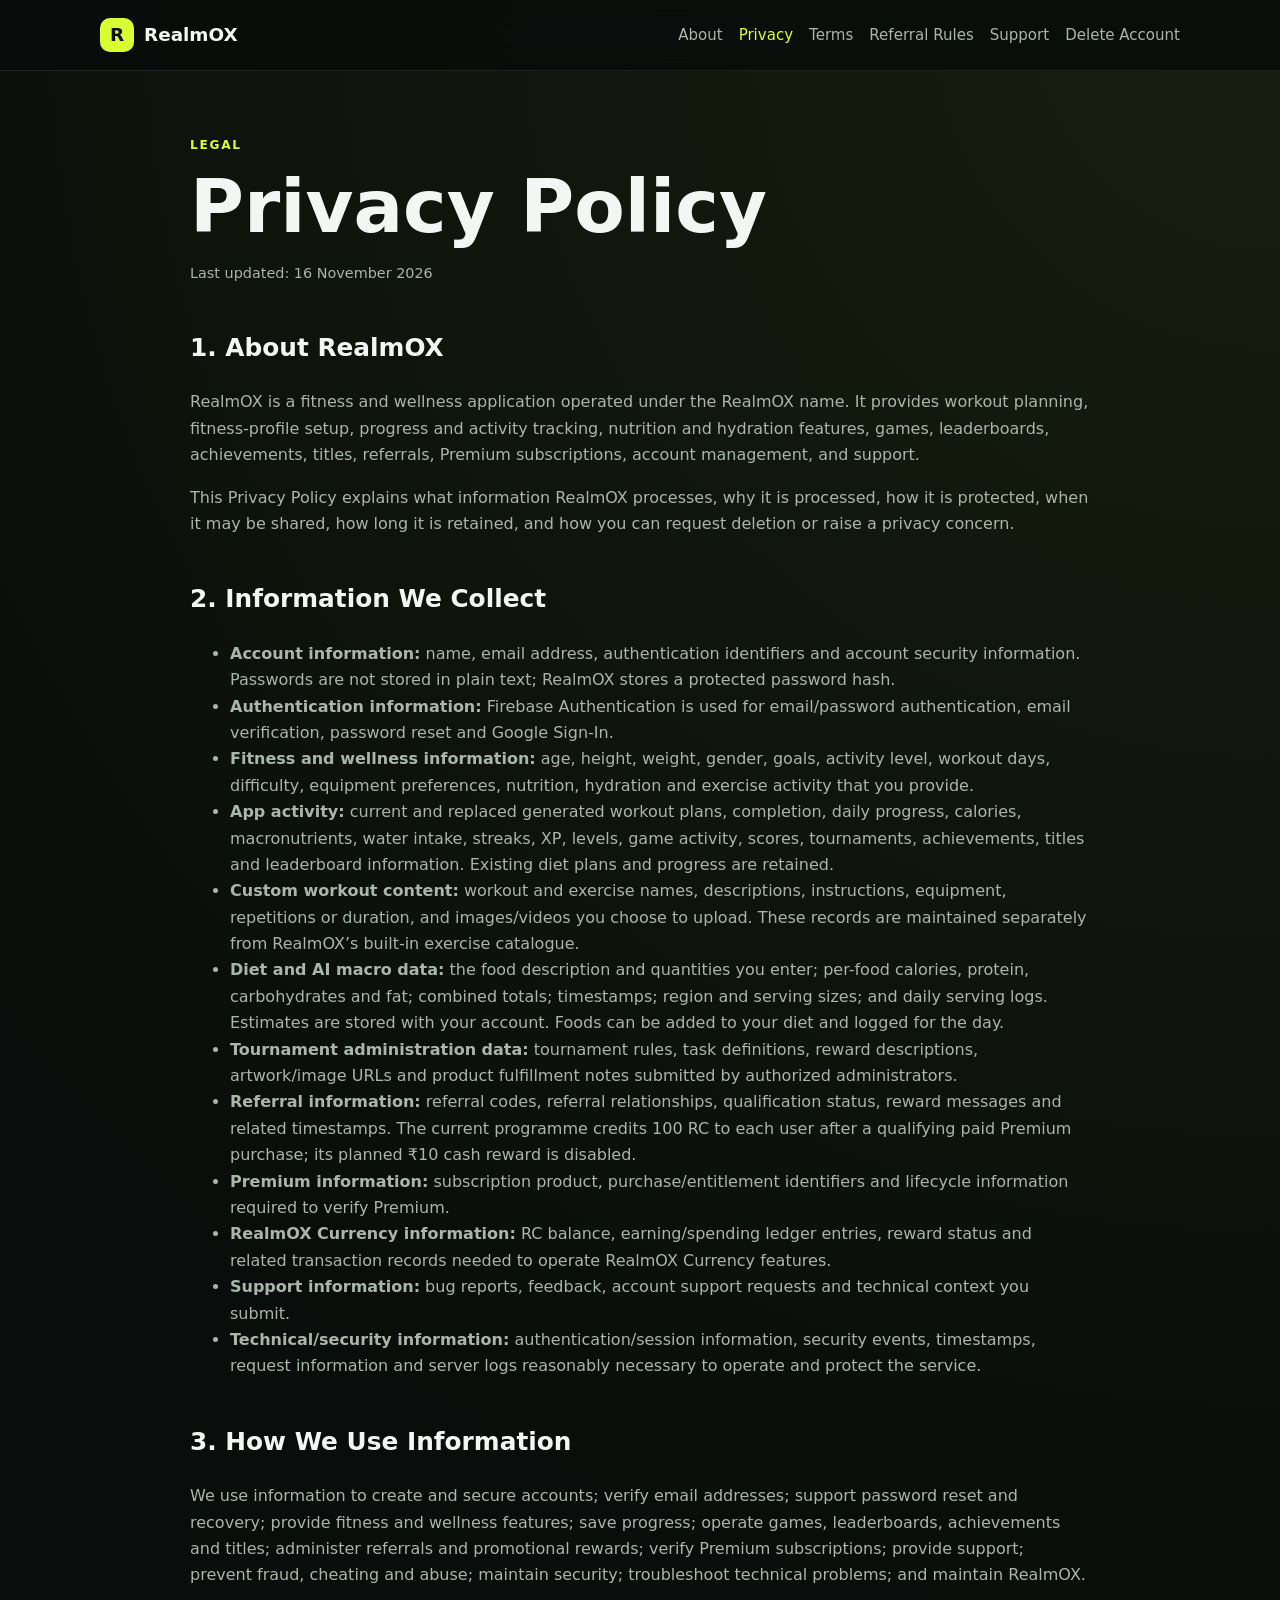
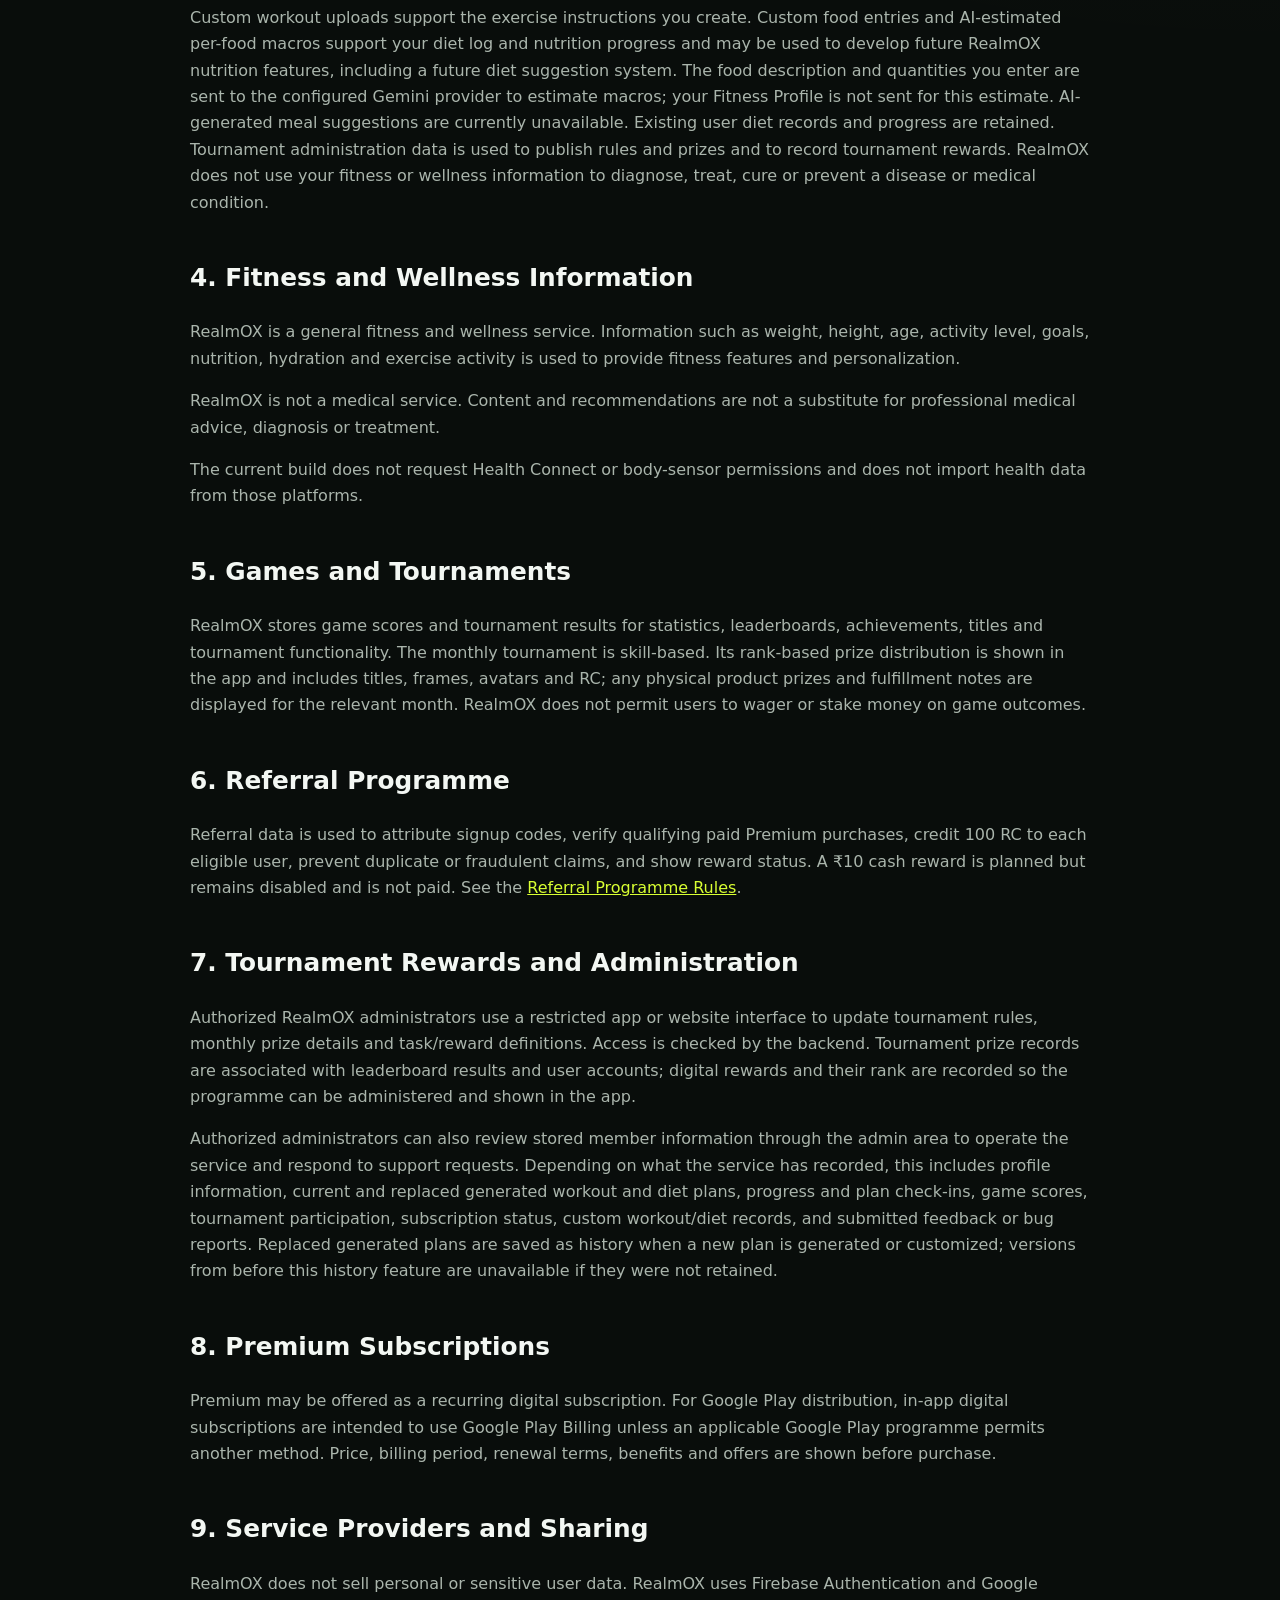
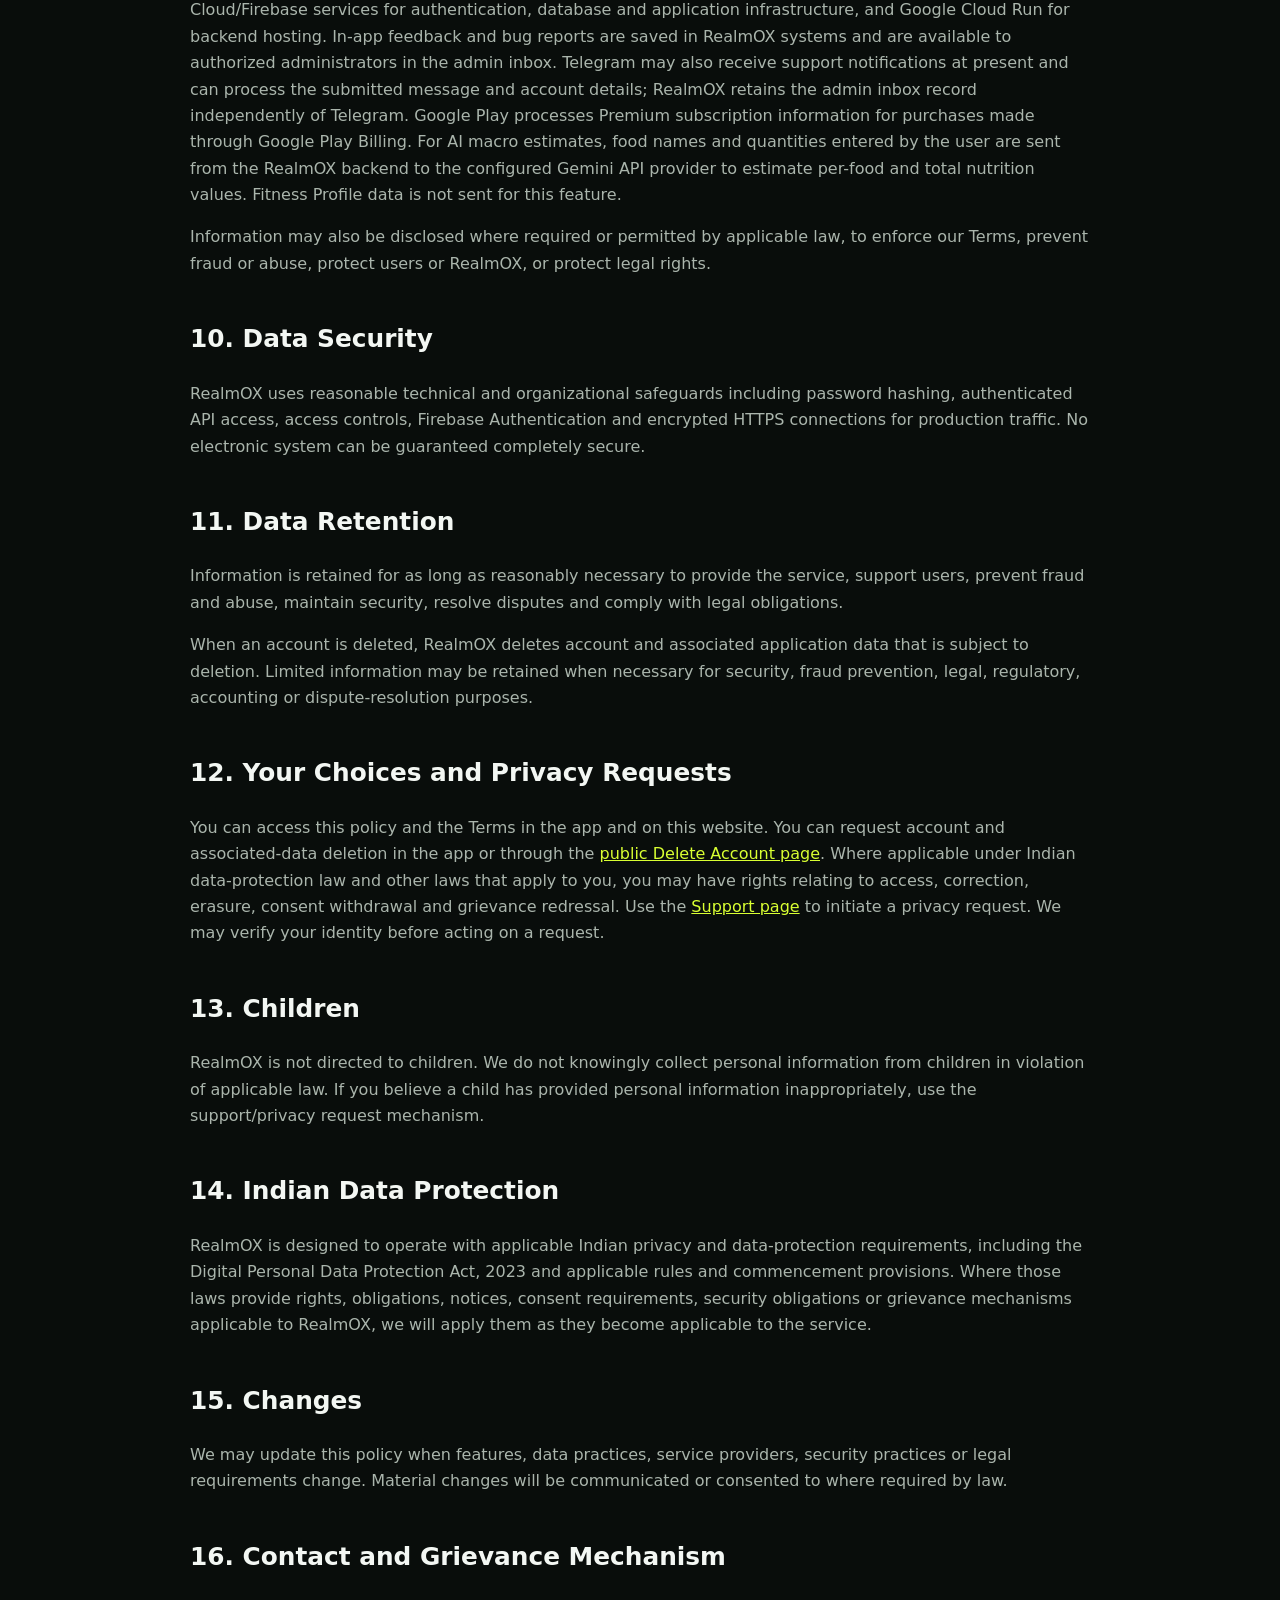
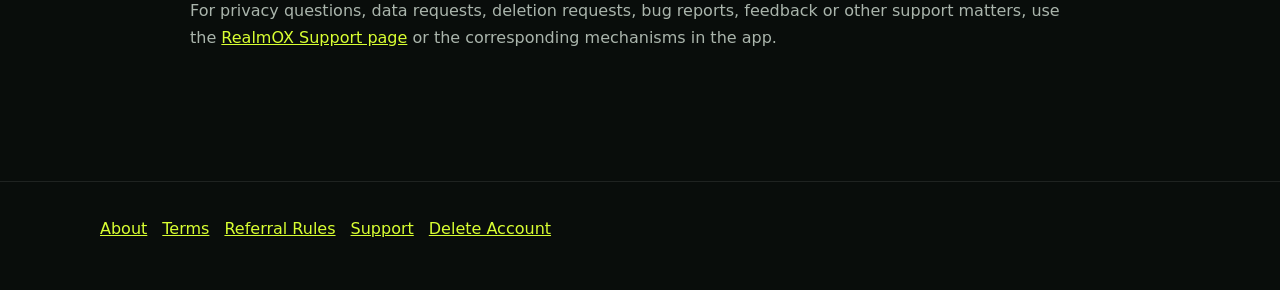
<file: privacy.html>
<!doctype html><html lang="en"><head><meta charset="utf-8"><meta name="viewport" content="width=device-width,initial-scale=1"><title>Privacy Policy — RealmOX</title><link rel="stylesheet" href="assets/style.css"></head><body>
<header><div class="container nav"><a class="brand" href="index.html"><span class="logo">R</span>RealmOX</a><nav><a href="index.html">About</a><a class="active" href="privacy.html">Privacy</a><a href="terms.html">Terms</a><a href="referral-rules.html">Referral Rules</a><a href="support.html">Support</a><a href="delete-account.html">Delete Account</a></nav></div></header>
<main><div class="container legal"><div class="eyebrow">Legal</div><h1>Privacy Policy</h1><p class="meta">Last updated: 16 November 2026</p>
<h2>1. About RealmOX</h2><p>RealmOX is a fitness and wellness application operated under the RealmOX name. It provides workout planning, fitness-profile setup, progress and activity tracking, nutrition and hydration features, games, leaderboards, achievements, titles, referrals, Premium subscriptions, account management, and support.</p><p>This Privacy Policy explains what information RealmOX processes, why it is processed, how it is protected, when it may be shared, how long it is retained, and how you can request deletion or raise a privacy concern.</p>
<h2>2. Information We Collect</h2><ul><li><b>Account information:</b> name, email address, authentication identifiers and account security information. Passwords are not stored in plain text; RealmOX stores a protected password hash.</li><li><b>Authentication information:</b> Firebase Authentication is used for email/password authentication, email verification, password reset and Google Sign-In.</li><li><b>Fitness and wellness information:</b> age, height, weight, gender, goals, activity level, workout days, difficulty, equipment preferences, nutrition, hydration and exercise activity that you provide.</li><li><b>App activity:</b> current and replaced generated workout plans, completion, daily progress, calories, macronutrients, water intake, streaks, XP, levels, game activity, scores, tournaments, achievements, titles and leaderboard information. Existing diet plans and progress are retained.</li><li><b>Custom workout content:</b> workout and exercise names, descriptions, instructions, equipment, repetitions or duration, and images/videos you choose to upload. These records are maintained separately from RealmOX’s built-in exercise catalogue.</li><li><b>Diet and AI macro data:</b> the food description and quantities you enter; per-food calories, protein, carbohydrates and fat; combined totals; timestamps; region and serving sizes; and daily serving logs. Estimates are stored with your account. Foods can be added to your diet and logged for the day.</li><li><b>Tournament administration data:</b> tournament rules, task definitions, reward descriptions, artwork/image URLs and product fulfillment notes submitted by authorized administrators.</li><li><b>Referral information:</b> referral codes, referral relationships, qualification status, reward messages and related timestamps. The current programme credits 100 RC to each user after a qualifying paid Premium purchase; its planned ₹10 cash reward is disabled.</li><li><b>Premium information:</b> subscription product, purchase/entitlement identifiers and lifecycle information required to verify Premium.</li><li><b>RealmOX Currency information:</b> RC balance, earning/spending ledger entries, reward status and related transaction records needed to operate RealmOX Currency features.</li><li><b>Support information:</b> bug reports, feedback, account support requests and technical context you submit.</li><li><b>Technical/security information:</b> authentication/session information, security events, timestamps, request information and server logs reasonably necessary to operate and protect the service.</li></ul>
<h2>3. How We Use Information</h2><p>We use information to create and secure accounts; verify email addresses; support password reset and recovery; provide fitness and wellness features; save progress; operate games, leaderboards, achievements and titles; administer referrals and promotional rewards; verify Premium subscriptions; provide support; prevent fraud, cheating and abuse; maintain security; troubleshoot technical problems; and maintain RealmOX.</p><p>Custom workout uploads support the exercise instructions you create. Custom food entries and AI-estimated per-food macros support your diet log and nutrition progress and may be used to develop future RealmOX nutrition features, including a future diet suggestion system. The food description and quantities you enter are sent to the configured Gemini provider to estimate macros; your Fitness Profile is not sent for this estimate. AI-generated meal suggestions are currently unavailable. Existing user diet records and progress are retained. Tournament administration data is used to publish rules and prizes and to record tournament rewards. RealmOX does not use your fitness or wellness information to diagnose, treat, cure or prevent a disease or medical condition.</p>
<h2>4. Fitness and Wellness Information</h2><p>RealmOX is a general fitness and wellness service. Information such as weight, height, age, activity level, goals, nutrition, hydration and exercise activity is used to provide fitness features and personalization.</p><p>RealmOX is not a medical service. Content and recommendations are not a substitute for professional medical advice, diagnosis or treatment.</p><p>The current build does not request Health Connect or body-sensor permissions and does not import health data from those platforms.</p>
<h2>5. Games and Tournaments</h2><p>RealmOX stores game scores and tournament results for statistics, leaderboards, achievements, titles and tournament functionality. The monthly tournament is skill-based. Its rank-based prize distribution is shown in the app and includes titles, frames, avatars and RC; any physical product prizes and fulfillment notes are displayed for the relevant month. RealmOX does not permit users to wager or stake money on game outcomes.</p>
<h2>6. Referral Programme</h2><p>Referral data is used to attribute signup codes, verify qualifying paid Premium purchases, credit 100 RC to each eligible user, prevent duplicate or fraudulent claims, and show reward status. A ₹10 cash reward is planned but remains disabled and is not paid. See the <a href="referral-rules.html">Referral Programme Rules</a>.</p>
<h2>7. Tournament Rewards and Administration</h2><p>Authorized RealmOX administrators use a restricted app or website interface to update tournament rules, monthly prize details and task/reward definitions. Access is checked by the backend. Tournament prize records are associated with leaderboard results and user accounts; digital rewards and their rank are recorded so the programme can be administered and shown in the app.</p><p>Authorized administrators can also review stored member information through the admin area to operate the service and respond to support requests. Depending on what the service has recorded, this includes profile information, current and replaced generated workout and diet plans, progress and plan check-ins, game scores, tournament participation, subscription status, custom workout/diet records, and submitted feedback or bug reports. Replaced generated plans are saved as history when a new plan is generated or customized; versions from before this history feature are unavailable if they were not retained.</p>
<h2>8. Premium Subscriptions</h2><p>Premium may be offered as a recurring digital subscription. For Google Play distribution, in-app digital subscriptions are intended to use Google Play Billing unless an applicable Google Play programme permits another method. Price, billing period, renewal terms, benefits and offers are shown before purchase.</p>
<h2>9. Service Providers and Sharing</h2><p>RealmOX does not sell personal or sensitive user data. RealmOX uses Firebase Authentication and Google Cloud/Firebase services for authentication, database and application infrastructure, and Google Cloud Run for backend hosting. In-app feedback and bug reports are saved in RealmOX systems and are available to authorized administrators in the admin inbox. Telegram may also receive support notifications at present and can process the submitted message and account details; RealmOX retains the admin inbox record independently of Telegram. Google Play processes Premium subscription information for purchases made through Google Play Billing. For AI macro estimates, food names and quantities entered by the user are sent from the RealmOX backend to the configured Gemini API provider to estimate per-food and total nutrition values. Fitness Profile data is not sent for this feature.</p><p>Information may also be disclosed where required or permitted by applicable law, to enforce our Terms, prevent fraud or abuse, protect users or RealmOX, or protect legal rights.</p>
<h2>10. Data Security</h2><p>RealmOX uses reasonable technical and organizational safeguards including password hashing, authenticated API access, access controls, Firebase Authentication and encrypted HTTPS connections for production traffic. No electronic system can be guaranteed completely secure.</p>
<h2>11. Data Retention</h2><p>Information is retained for as long as reasonably necessary to provide the service, support users, prevent fraud and abuse, maintain security, resolve disputes and comply with legal obligations.</p><p>When an account is deleted, RealmOX deletes account and associated application data that is subject to deletion. Limited information may be retained when necessary for security, fraud prevention, legal, regulatory, accounting or dispute-resolution purposes.</p>
<h2>12. Your Choices and Privacy Requests</h2><p>You can access this policy and the Terms in the app and on this website. You can request account and associated-data deletion in the app or through the <a href="delete-account.html">public Delete Account page</a>. Where applicable under Indian data-protection law and other laws that apply to you, you may have rights relating to access, correction, erasure, consent withdrawal and grievance redressal. Use the <a href="support.html">Support page</a> to initiate a privacy request. We may verify your identity before acting on a request.</p>
<h2>13. Children</h2><p>RealmOX is not directed to children. We do not knowingly collect personal information from children in violation of applicable law. If you believe a child has provided personal information inappropriately, use the support/privacy request mechanism.</p>
<h2>14. Indian Data Protection</h2><p>RealmOX is designed to operate with applicable Indian privacy and data-protection requirements, including the Digital Personal Data Protection Act, 2023 and applicable rules and commencement provisions. Where those laws provide rights, obligations, notices, consent requirements, security obligations or grievance mechanisms applicable to RealmOX, we will apply them as they become applicable to the service.</p>
<h2>15. Changes</h2><p>We may update this policy when features, data practices, service providers, security practices or legal requirements change. Material changes will be communicated or consented to where required by law.</p>
<h2>16. Contact and Grievance Mechanism</h2><p>For privacy questions, data requests, deletion requests, bug reports, feedback or other support matters, use the <a href="support.html">RealmOX Support page</a> or the corresponding mechanisms in the app.</p>
</div></main><footer><div class="container"><div class="footer-links"><a href="index.html">About</a><a href="terms.html">Terms</a><a href="referral-rules.html">Referral Rules</a><a href="support.html">Support</a><a href="delete-account.html">Delete Account</a></div></div></footer></body></html>
</file>
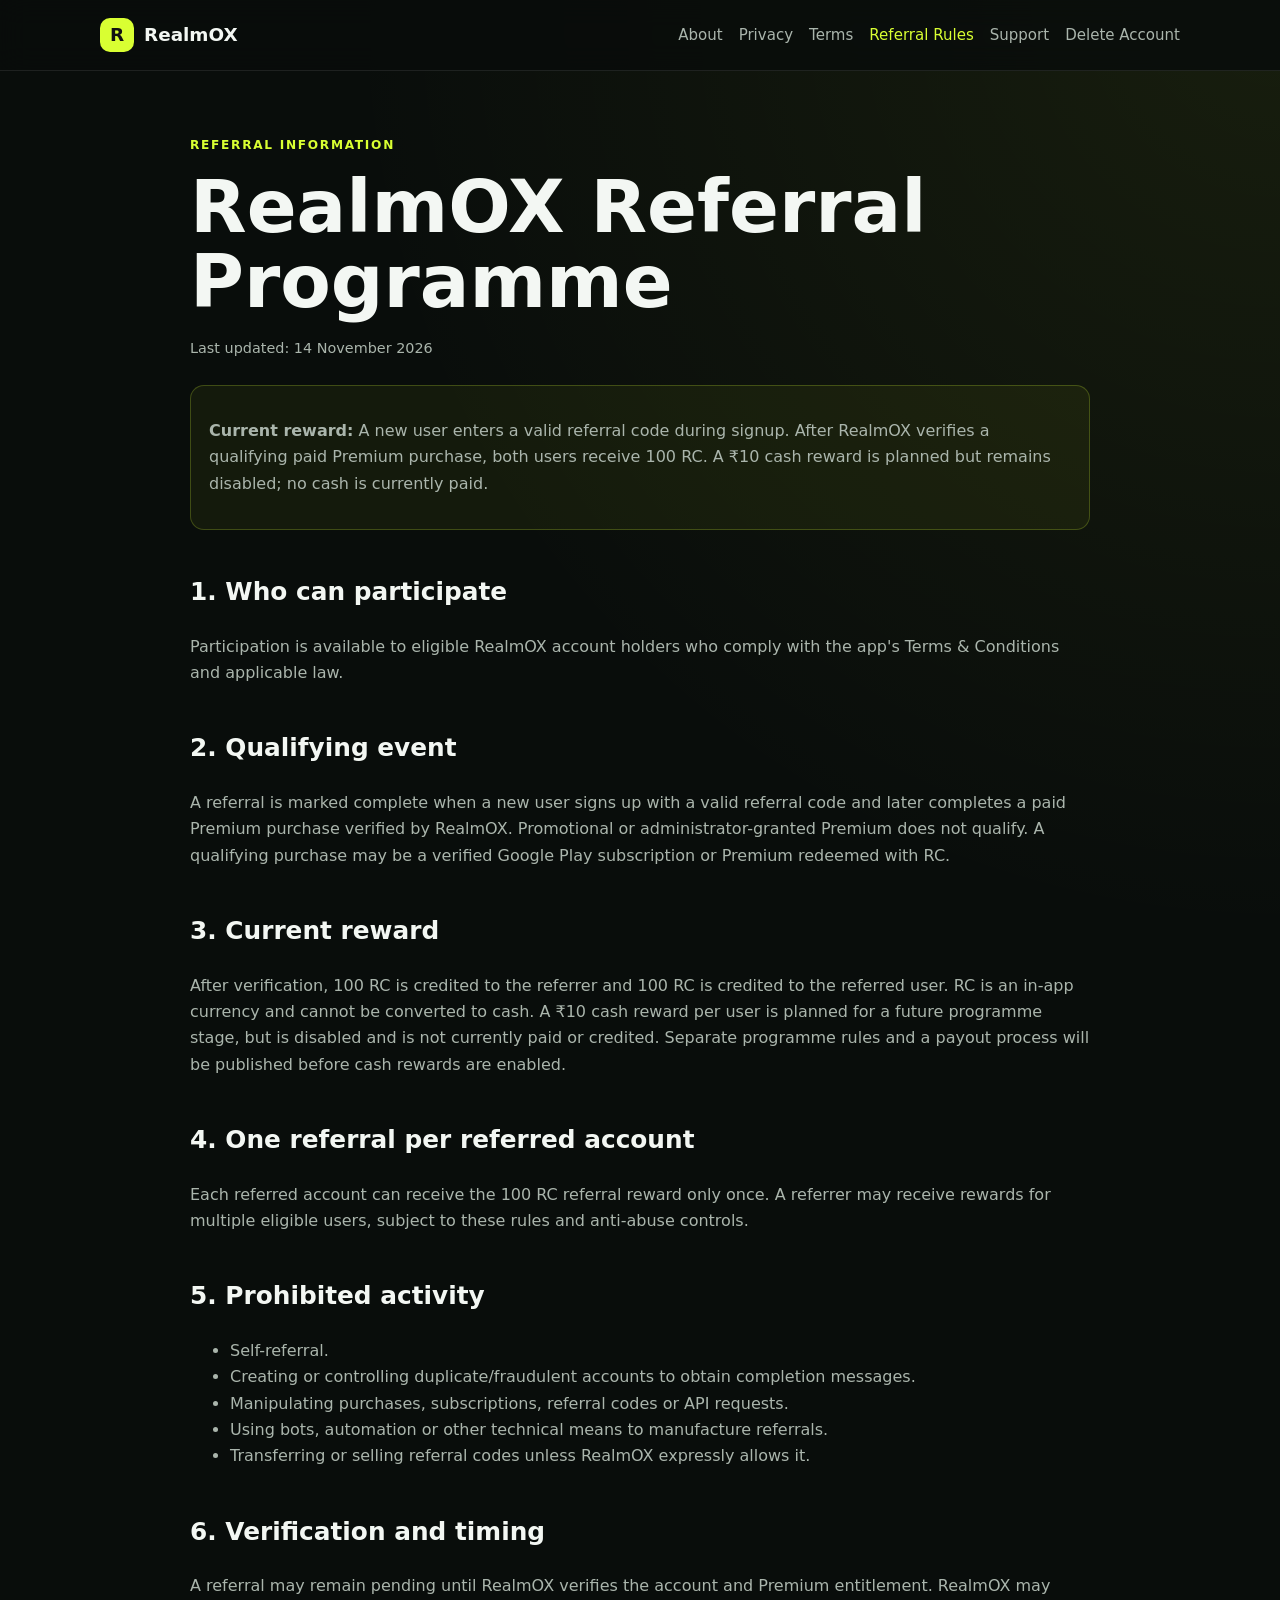
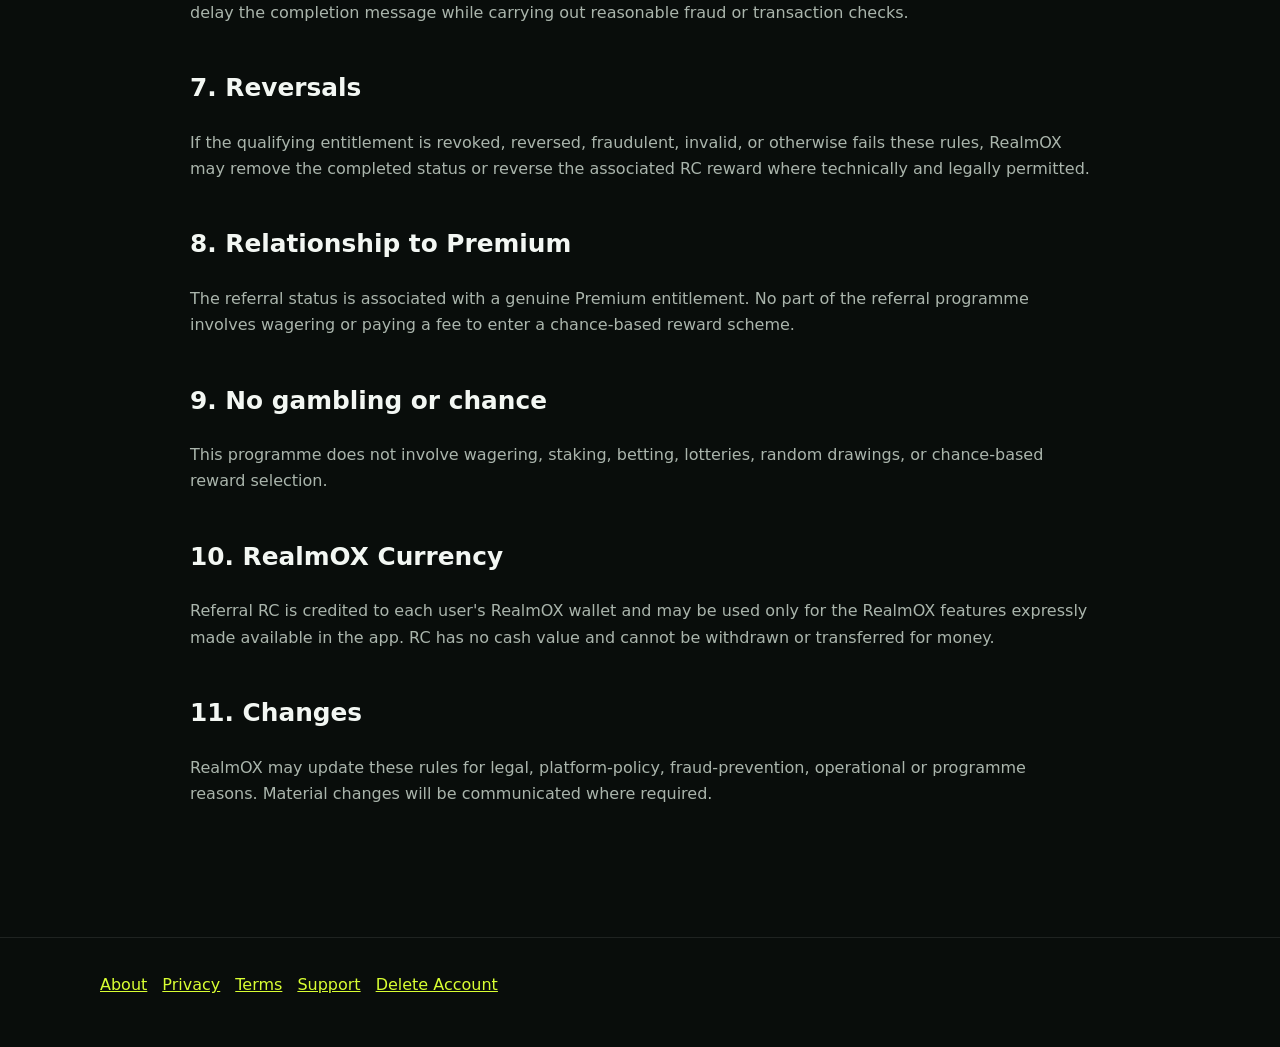
<file: referral-rules.html>
<!doctype html><html lang="en"><head><meta charset="utf-8"><meta name="viewport" content="width=device-width,initial-scale=1"><title>Referral Programme Rules — RealmOX</title><link rel="stylesheet" href="assets/style.css"></head><body>
<header><div class="container nav"><a class="brand" href="index.html"><span class="logo">R</span>RealmOX</a><nav><a href="index.html">About</a><a href="privacy.html">Privacy</a><a href="terms.html">Terms</a><a class="active" href="referral-rules.html">Referral Rules</a><a href="support.html">Support</a><a href="delete-account.html">Delete Account</a></nav></div></header>
<main><div class="container legal"><div class="eyebrow">Referral Information</div><h1>RealmOX Referral Programme</h1><p class="meta">Last updated: 14 November 2026</p>
<div class="notice"><p><b>Current reward:</b> A new user enters a valid referral code during signup. After RealmOX verifies a qualifying paid Premium purchase, both users receive 100 RC. A ₹10 cash reward is planned but remains disabled; no cash is currently paid.</p></div>
<h2>1. Who can participate</h2><p>Participation is available to eligible RealmOX account holders who comply with the app's Terms & Conditions and applicable law.</p>
<h2>2. Qualifying event</h2><p>A referral is marked complete when a new user signs up with a valid referral code and later completes a paid Premium purchase verified by RealmOX. Promotional or administrator-granted Premium does not qualify. A qualifying purchase may be a verified Google Play subscription or Premium redeemed with RC.</p>
<h2>3. Current reward</h2><p>After verification, 100 RC is credited to the referrer and 100 RC is credited to the referred user. RC is an in-app currency and cannot be converted to cash. A ₹10 cash reward per user is planned for a future programme stage, but is disabled and is not currently paid or credited. Separate programme rules and a payout process will be published before cash rewards are enabled.</p>
<h2>4. One referral per referred account</h2><p>Each referred account can receive the 100 RC referral reward only once. A referrer may receive rewards for multiple eligible users, subject to these rules and anti-abuse controls.</p>
<h2>5. Prohibited activity</h2><ul><li>Self-referral.</li><li>Creating or controlling duplicate/fraudulent accounts to obtain completion messages.</li><li>Manipulating purchases, subscriptions, referral codes or API requests.</li><li>Using bots, automation or other technical means to manufacture referrals.</li><li>Transferring or selling referral codes unless RealmOX expressly allows it.</li></ul>
<h2>6. Verification and timing</h2><p>A referral may remain pending until RealmOX verifies the account and Premium entitlement. RealmOX may delay the completion message while carrying out reasonable fraud or transaction checks.</p>
<h2>7. Reversals</h2><p>If the qualifying entitlement is revoked, reversed, fraudulent, invalid, or otherwise fails these rules, RealmOX may remove the completed status or reverse the associated RC reward where technically and legally permitted.</p>
<h2>8. Relationship to Premium</h2><p>The referral status is associated with a genuine Premium entitlement. No part of the referral programme involves wagering or paying a fee to enter a chance-based reward scheme.</p>
<h2>9. No gambling or chance</h2><p>This programme does not involve wagering, staking, betting, lotteries, random drawings, or chance-based reward selection.</p>
<h2>10. RealmOX Currency</h2><p>Referral RC is credited to each user's RealmOX wallet and may be used only for the RealmOX features expressly made available in the app. RC has no cash value and cannot be withdrawn or transferred for money.</p>
<h2>11. Changes</h2><p>RealmOX may update these rules for legal, platform-policy, fraud-prevention, operational or programme reasons. Material changes will be communicated where required.</p>
</div></main><footer><div class="container"><div class="footer-links"><a href="index.html">About</a><a href="privacy.html">Privacy</a><a href="terms.html">Terms</a><a href="support.html">Support</a><a href="delete-account.html">Delete Account</a></div></div></footer></body></html>
</file>
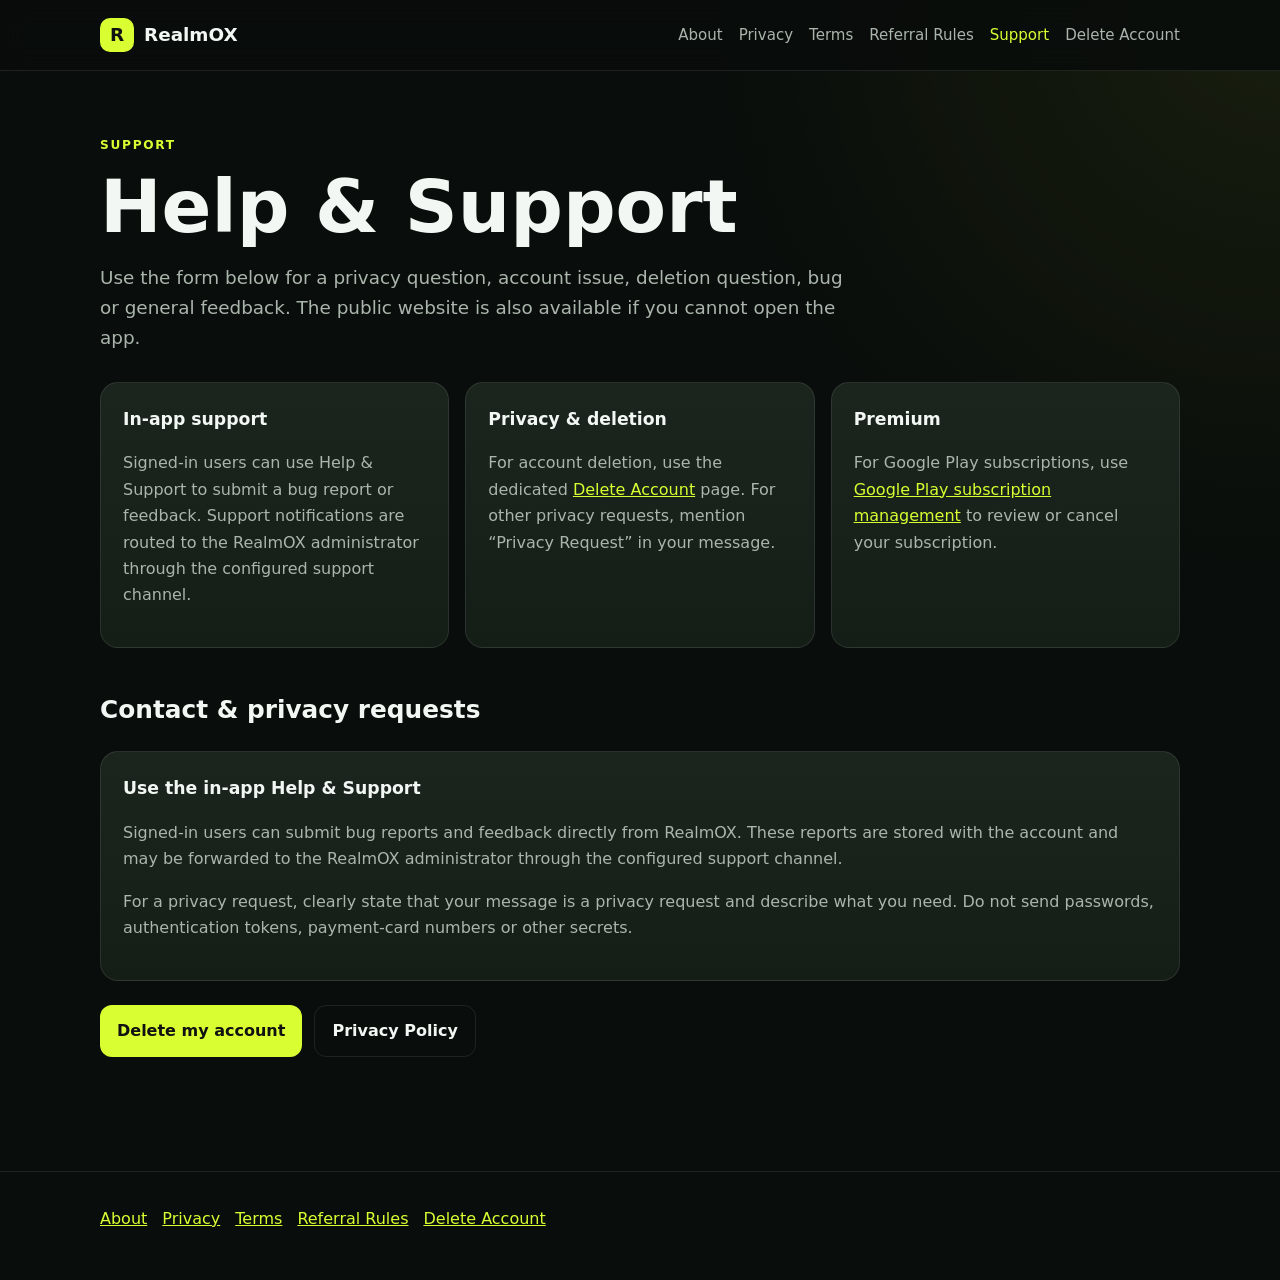
<file: support.html>
<!doctype html><html lang="en"><head><meta charset="utf-8"><meta name="viewport" content="width=device-width,initial-scale=1"><title>Help & Support — RealmOX</title><link rel="stylesheet" href="assets/style.css"><script src="config.js"></script><script src="assets/app.js" defer></script></head><body>
<header><div class="container nav"><a class="brand" href="index.html"><span class="logo">R</span>RealmOX</a><nav><a href="index.html">About</a><a href="privacy.html">Privacy</a><a href="terms.html">Terms</a><a href="referral-rules.html">Referral Rules</a><a class="active" href="support.html">Support</a><a href="delete-account.html">Delete Account</a></nav></div></header>
<main><div class="container"><div class="eyebrow">Support</div><h1>Help & Support</h1><p class="lead">Use the form below for a privacy question, account issue, deletion question, bug or general feedback. The public website is also available if you cannot open the app.</p>
<div class="grid"><div class="card"><h3>In-app support</h3><p>Signed-in users can use Help & Support to submit a bug report or feedback. Support notifications are routed to the RealmOX administrator through the configured support channel.</p></div><div class="card"><h3>Privacy & deletion</h3><p>For account deletion, use the dedicated <a href="delete-account.html">Delete Account</a> page. For other privacy requests, mention “Privacy Request” in your message.</p></div><div class="card"><h3>Premium</h3><p>For Google Play subscriptions, use <a href="https://play.google.com/store/account/subscriptions" target="_blank" rel="noopener">Google Play subscription management</a> to review or cancel your subscription.</p></div></div>
<section><h2>Contact & privacy requests</h2><div class="card"><h3>Use the in-app Help & Support</h3><p>Signed-in users can submit bug reports and feedback directly from RealmOX. These reports are stored with the account and may be forwarded to the RealmOX administrator through the configured support channel.</p><p>For a privacy request, clearly state that your message is a privacy request and describe what you need. Do not send passwords, authentication tokens, payment-card numbers or other secrets.</p></div><div class="actions"><a class="button" href="delete-account.html">Delete my account</a><a class="button secondary" href="privacy.html">Privacy Policy</a></div></section>
</div></main><footer><div class="container"><div class="footer-links"><a href="index.html">About</a><a href="privacy.html">Privacy</a><a href="terms.html">Terms</a><a href="referral-rules.html">Referral Rules</a><a href="delete-account.html">Delete Account</a></div></div></footer>
<script>
document.getElementById('supportForm').addEventListener('submit', async function(e){
  e.preventDefault(); const status=document.getElementById('status');
  const email=document.getElementById('email').value.trim(); const message=document.getElementById('message').value.trim();
  window.showStatus(status,'Sending…',true);
  try {
    // Public website support is intentionally not wired to the authenticated app endpoint.
    // This form is a contact UI placeholder until a public support endpoint is enabled.
    throw new Error('Public support submission is not enabled yet. Please use in-app Help & Support, or use the Delete Account page for deletion requests.');
  } catch(err) { window.showStatus(status,err.message,false); }
});
</script></body></html>
</file>
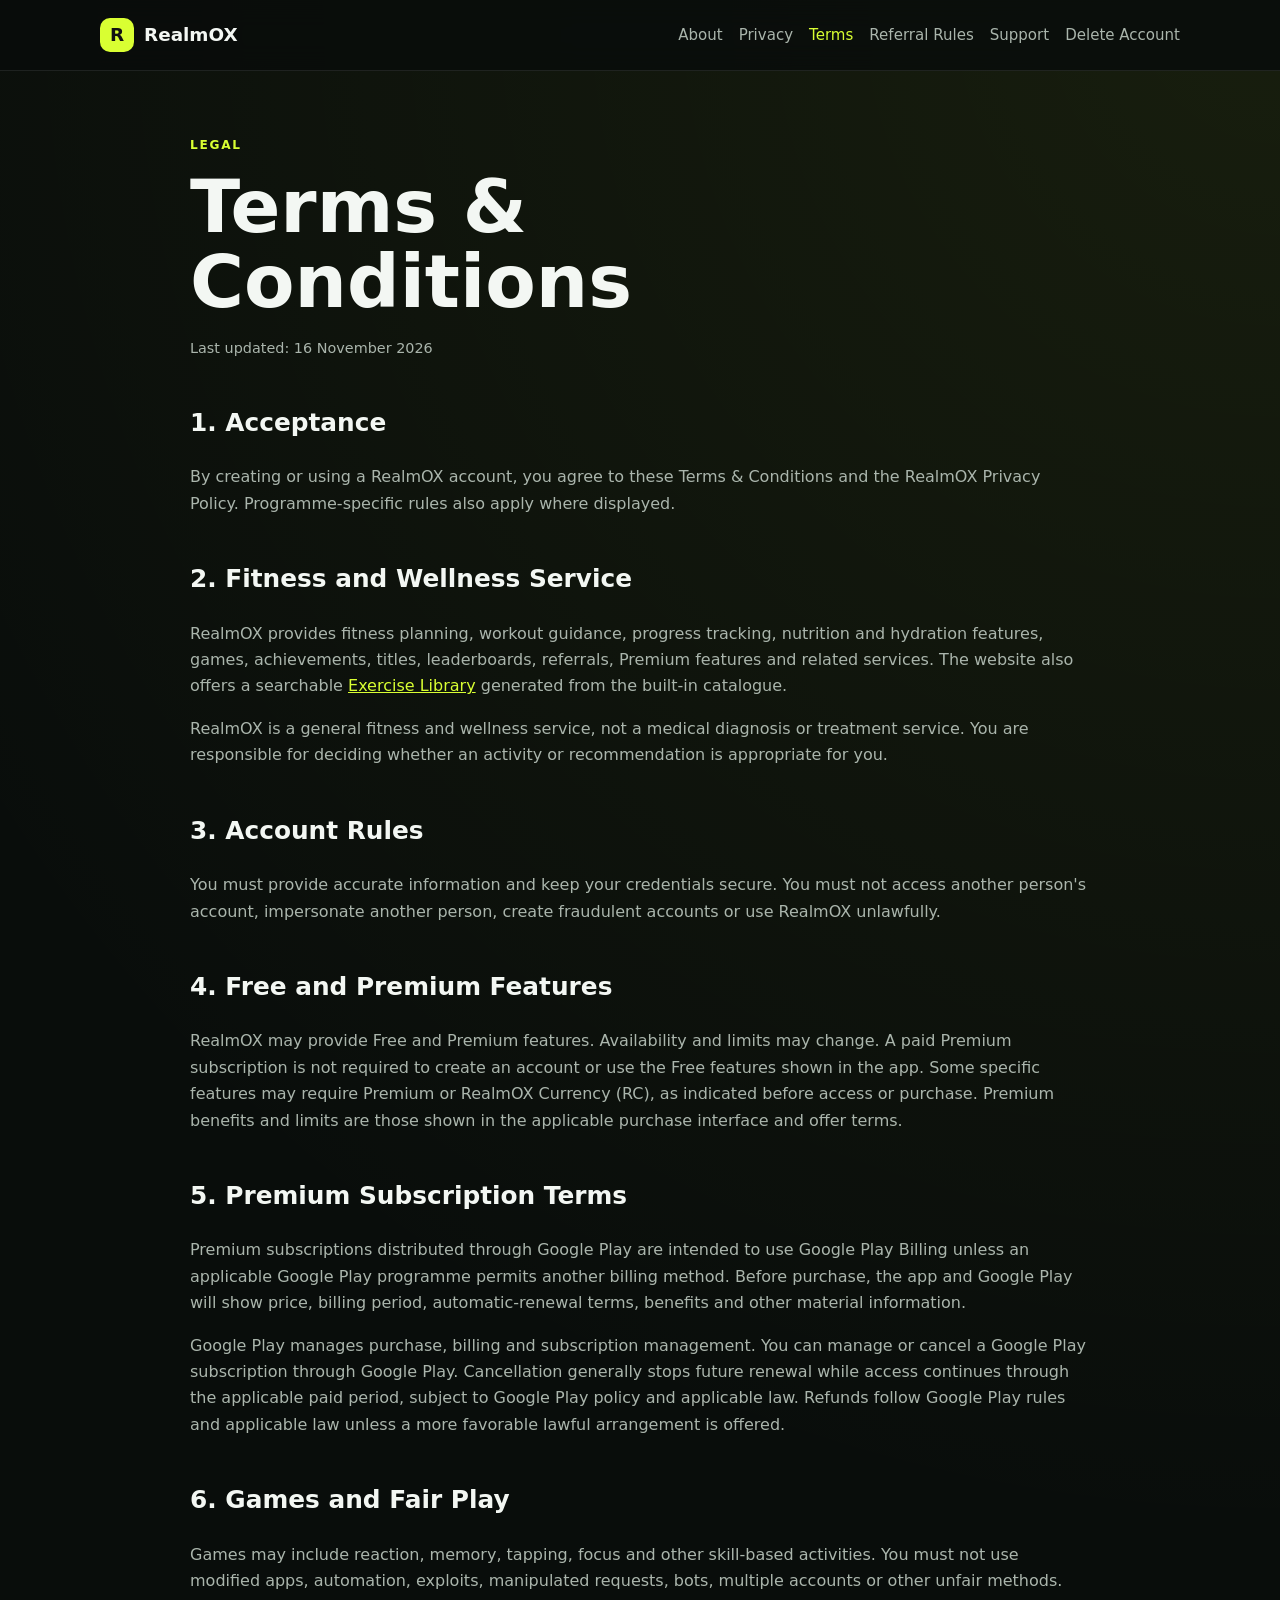
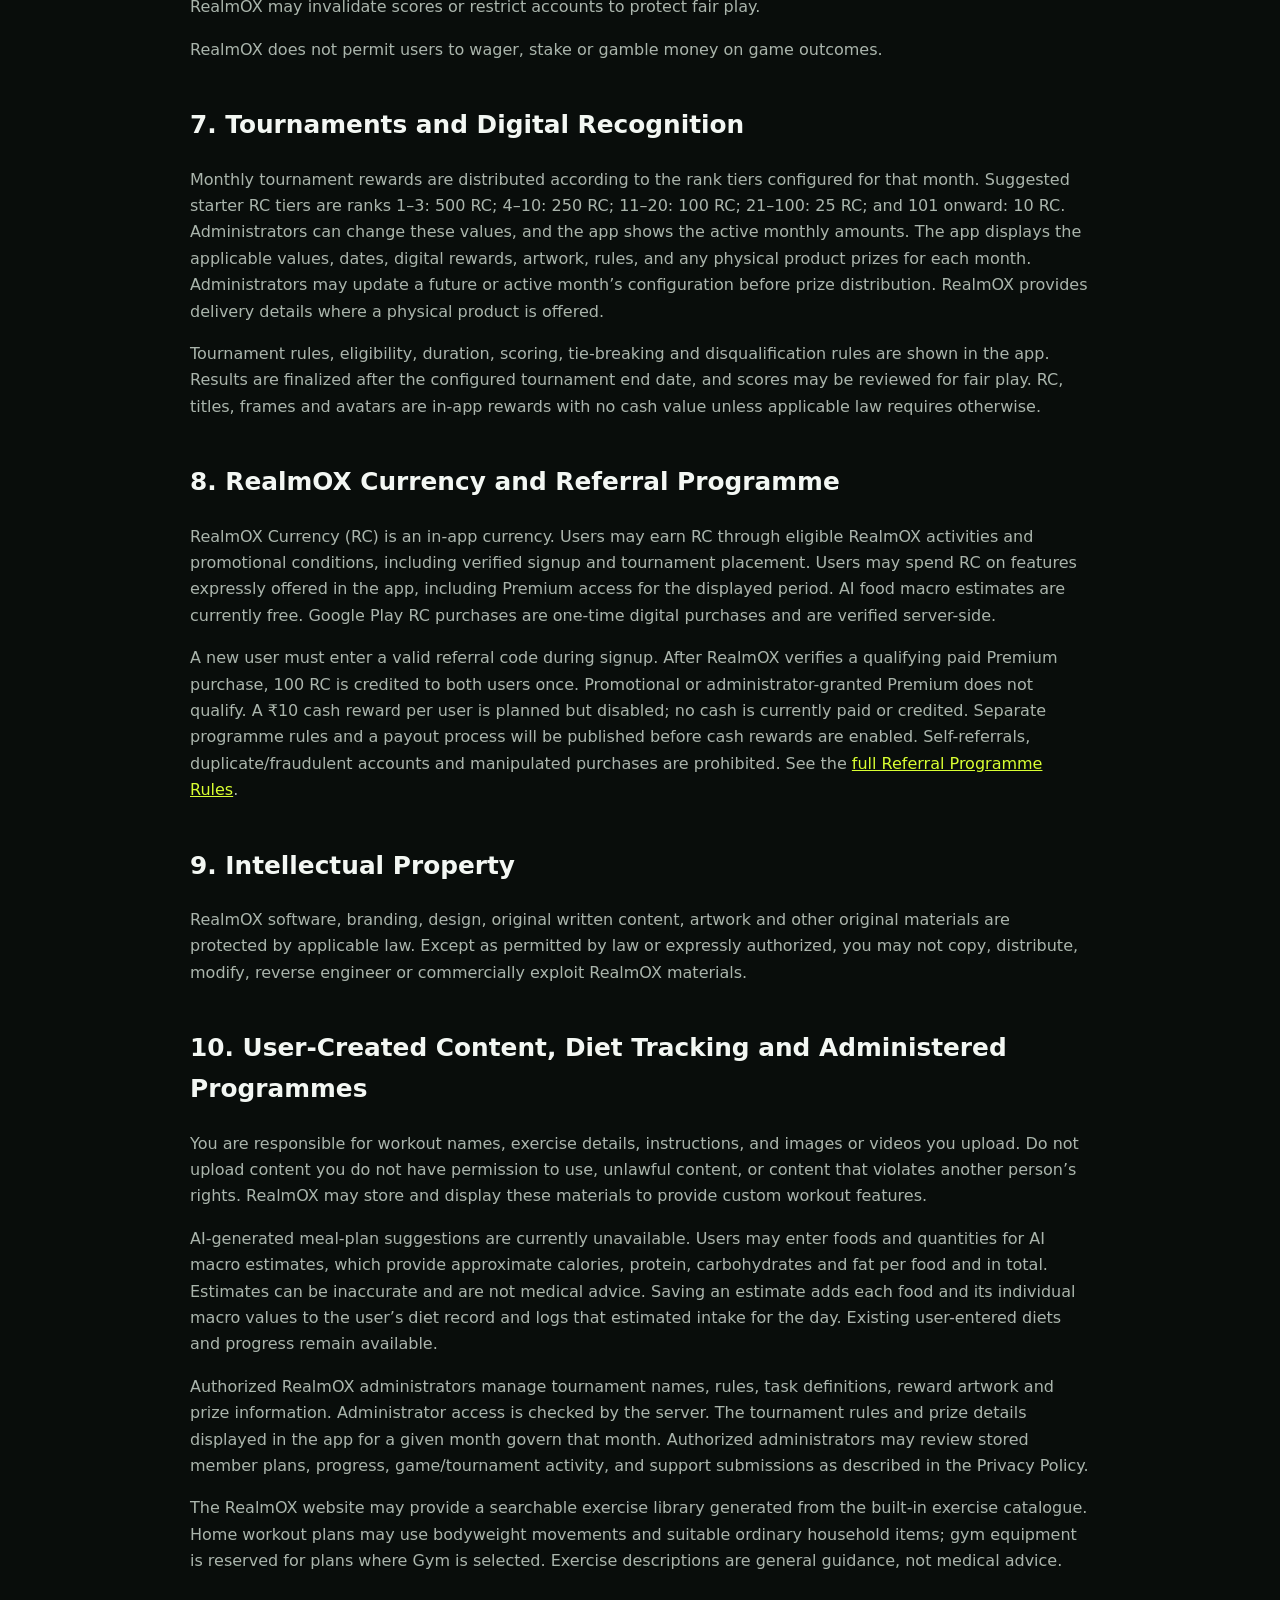
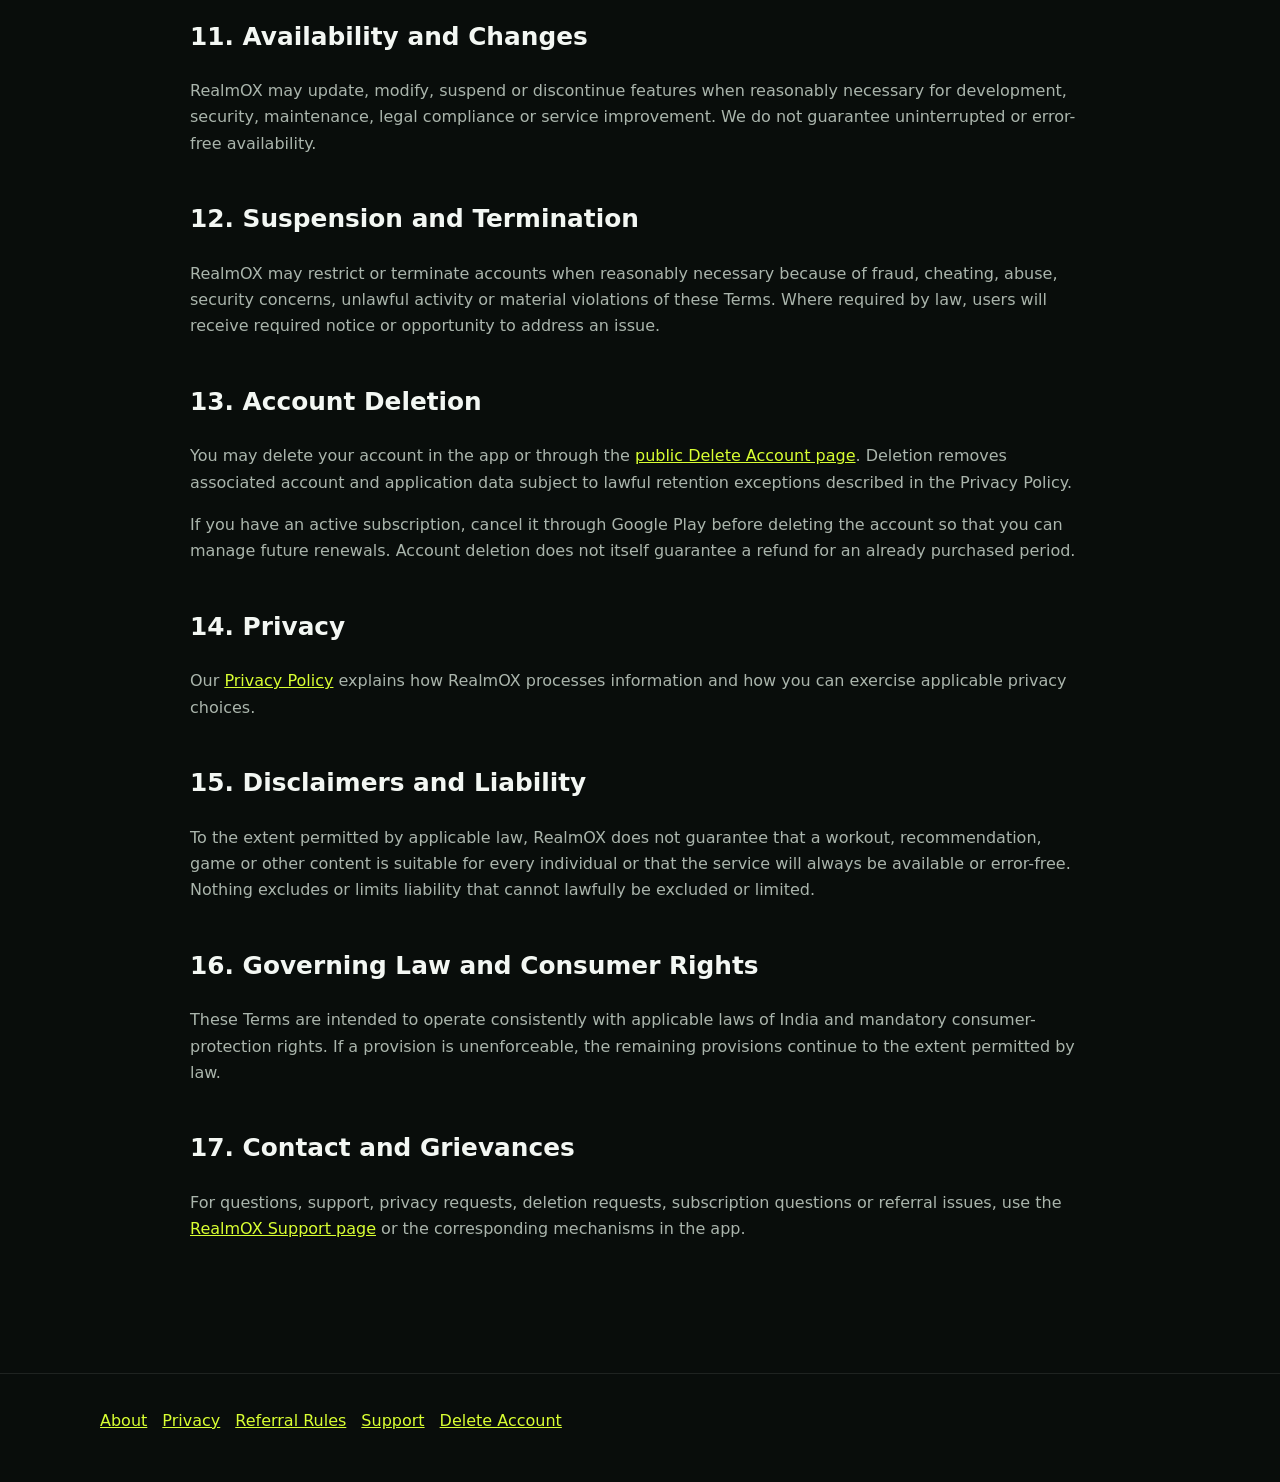
<file: terms.html>
<!doctype html><html lang="en"><head><meta charset="utf-8"><meta name="viewport" content="width=device-width,initial-scale=1"><title>Terms & Conditions — RealmOX</title><link rel="stylesheet" href="assets/style.css"></head><body>
<header><div class="container nav"><a class="brand" href="index.html"><span class="logo">R</span>RealmOX</a><nav><a href="index.html">About</a><a href="privacy.html">Privacy</a><a class="active" href="terms.html">Terms</a><a href="referral-rules.html">Referral Rules</a><a href="support.html">Support</a><a href="delete-account.html">Delete Account</a></nav></div></header>
<main><div class="container legal"><div class="eyebrow">Legal</div><h1>Terms & Conditions</h1><p class="meta">Last updated: 16 November 2026</p>
<h2>1. Acceptance</h2><p>By creating or using a RealmOX account, you agree to these Terms & Conditions and the RealmOX Privacy Policy. Programme-specific rules also apply where displayed.</p>
<h2>2. Fitness and Wellness Service</h2><p>RealmOX provides fitness planning, workout guidance, progress tracking, nutrition and hydration features, games, achievements, titles, leaderboards, referrals, Premium features and related services. The website also offers a searchable <a href="exercises.html">Exercise Library</a> generated from the built-in catalogue.</p><p>RealmOX is a general fitness and wellness service, not a medical diagnosis or treatment service. You are responsible for deciding whether an activity or recommendation is appropriate for you.</p>
<h2>3. Account Rules</h2><p>You must provide accurate information and keep your credentials secure. You must not access another person's account, impersonate another person, create fraudulent accounts or use RealmOX unlawfully.</p>
<h2>4. Free and Premium Features</h2><p>RealmOX may provide Free and Premium features. Availability and limits may change. A paid Premium subscription is not required to create an account or use the Free features shown in the app. Some specific features may require Premium or RealmOX Currency (RC), as indicated before access or purchase. Premium benefits and limits are those shown in the applicable purchase interface and offer terms.</p>
<h2>5. Premium Subscription Terms</h2><p>Premium subscriptions distributed through Google Play are intended to use Google Play Billing unless an applicable Google Play programme permits another billing method. Before purchase, the app and Google Play will show price, billing period, automatic-renewal terms, benefits and other material information.</p><p>Google Play manages purchase, billing and subscription management. You can manage or cancel a Google Play subscription through Google Play. Cancellation generally stops future renewal while access continues through the applicable paid period, subject to Google Play policy and applicable law. Refunds follow Google Play rules and applicable law unless a more favorable lawful arrangement is offered.</p>
<h2>6. Games and Fair Play</h2><p>Games may include reaction, memory, tapping, focus and other skill-based activities. You must not use modified apps, automation, exploits, manipulated requests, bots, multiple accounts or other unfair methods. RealmOX may invalidate scores or restrict accounts to protect fair play.</p><p>RealmOX does not permit users to wager, stake or gamble money on game outcomes.</p>
<h2>7. Tournaments and Digital Recognition</h2><p>Monthly tournament rewards are distributed according to the rank tiers configured for that month. Suggested starter RC tiers are ranks 1–3: 500 RC; 4–10: 250 RC; 11–20: 100 RC; 21–100: 25 RC; and 101 onward: 10 RC. Administrators can change these values, and the app shows the active monthly amounts. The app displays the applicable values, dates, digital rewards, artwork, rules, and any physical product prizes for each month. Administrators may update a future or active month’s configuration before prize distribution. RealmOX provides delivery details where a physical product is offered.</p><p>Tournament rules, eligibility, duration, scoring, tie-breaking and disqualification rules are shown in the app. Results are finalized after the configured tournament end date, and scores may be reviewed for fair play. RC, titles, frames and avatars are in-app rewards with no cash value unless applicable law requires otherwise.</p>
<h2>8. RealmOX Currency and Referral Programme</h2><p>RealmOX Currency (RC) is an in-app currency. Users may earn RC through eligible RealmOX activities and promotional conditions, including verified signup and tournament placement. Users may spend RC on features expressly offered in the app, including Premium access for the displayed period. AI food macro estimates are currently free. Google Play RC purchases are one-time digital purchases and are verified server-side.</p><p>A new user must enter a valid referral code during signup. After RealmOX verifies a qualifying paid Premium purchase, 100 RC is credited to both users once. Promotional or administrator-granted Premium does not qualify. A ₹10 cash reward per user is planned but disabled; no cash is currently paid or credited. Separate programme rules and a payout process will be published before cash rewards are enabled. Self-referrals, duplicate/fraudulent accounts and manipulated purchases are prohibited. See the <a href="referral-rules.html">full Referral Programme Rules</a>.</p>
<h2>9. Intellectual Property</h2><p>RealmOX software, branding, design, original written content, artwork and other original materials are protected by applicable law. Except as permitted by law or expressly authorized, you may not copy, distribute, modify, reverse engineer or commercially exploit RealmOX materials.</p>
<h2>10. User-Created Content, Diet Tracking and Administered Programmes</h2><p>You are responsible for workout names, exercise details, instructions, and images or videos you upload. Do not upload content you do not have permission to use, unlawful content, or content that violates another person’s rights. RealmOX may store and display these materials to provide custom workout features.</p><p>AI-generated meal-plan suggestions are currently unavailable. Users may enter foods and quantities for AI macro estimates, which provide approximate calories, protein, carbohydrates and fat per food and in total. Estimates can be inaccurate and are not medical advice. Saving an estimate adds each food and its individual macro values to the user’s diet record and logs that estimated intake for the day. Existing user-entered diets and progress remain available.</p><p>Authorized RealmOX administrators manage tournament names, rules, task definitions, reward artwork and prize information. Administrator access is checked by the server. The tournament rules and prize details displayed in the app for a given month govern that month. Authorized administrators may review stored member plans, progress, game/tournament activity, and support submissions as described in the Privacy Policy.</p><p>The RealmOX website may provide a searchable exercise library generated from the built-in exercise catalogue. Home workout plans may use bodyweight movements and suitable ordinary household items; gym equipment is reserved for plans where Gym is selected. Exercise descriptions are general guidance, not medical advice.</p>
<h2>11. Availability and Changes</h2><p>RealmOX may update, modify, suspend or discontinue features when reasonably necessary for development, security, maintenance, legal compliance or service improvement. We do not guarantee uninterrupted or error-free availability.</p>
<h2>12. Suspension and Termination</h2><p>RealmOX may restrict or terminate accounts when reasonably necessary because of fraud, cheating, abuse, security concerns, unlawful activity or material violations of these Terms. Where required by law, users will receive required notice or opportunity to address an issue.</p>
<h2>13. Account Deletion</h2><p>You may delete your account in the app or through the <a href="delete-account.html">public Delete Account page</a>. Deletion removes associated account and application data subject to lawful retention exceptions described in the Privacy Policy.</p><p>If you have an active subscription, cancel it through Google Play before deleting the account so that you can manage future renewals. Account deletion does not itself guarantee a refund for an already purchased period.</p>
<h2>14. Privacy</h2><p>Our <a href="privacy.html">Privacy Policy</a> explains how RealmOX processes information and how you can exercise applicable privacy choices.</p>
<h2>15. Disclaimers and Liability</h2><p>To the extent permitted by applicable law, RealmOX does not guarantee that a workout, recommendation, game or other content is suitable for every individual or that the service will always be available or error-free. Nothing excludes or limits liability that cannot lawfully be excluded or limited.</p>
<h2>16. Governing Law and Consumer Rights</h2><p>These Terms are intended to operate consistently with applicable laws of India and mandatory consumer-protection rights. If a provision is unenforceable, the remaining provisions continue to the extent permitted by law.</p>
<h2>17. Contact and Grievances</h2><p>For questions, support, privacy requests, deletion requests, subscription questions or referral issues, use the <a href="support.html">RealmOX Support page</a> or the corresponding mechanisms in the app.</p>
</div></main><footer><div class="container"><div class="footer-links"><a href="index.html">About</a><a href="privacy.html">Privacy</a><a href="referral-rules.html">Referral Rules</a><a href="support.html">Support</a><a href="delete-account.html">Delete Account</a></div></div></footer></body></html>
</file>
<file: assets/style.css>
:root {
  --bg: #090d0b;
  --surface: #101612;
  --card: #151d17;
  --card-2: #1b251d;
  --text: #f3f7f3;
  --muted: #aab5ac;
  --accent: #d9ff32;
  --accent-2: #bfe51f;
  --danger: #ff6969;
  --border: rgba(255,255,255,.09);
  --max: 1080px;
}
* { box-sizing: border-box; }
html { scroll-behavior: smooth; }
body {
  margin: 0;
  font-family: Inter, ui-sans-serif, system-ui, -apple-system, BlinkMacSystemFont, "Segoe UI", sans-serif;
  background: radial-gradient(circle at top right, rgba(217,255,50,.07), transparent 32%), var(--bg);
  color: var(--text);
  line-height: 1.65;
}
a { color: var(--accent); }
.container { width: min(calc(100% - 36px), var(--max)); margin: 0 auto; }
header {
  position: sticky; top: 0; z-index: 20;
  backdrop-filter: blur(14px);
  background: rgba(9,13,11,.84);
  border-bottom: 1px solid var(--border);
}
.nav { min-height: 70px; display:flex; align-items:center; justify-content:space-between; gap:20px; }
.brand { display:flex; align-items:center; gap:10px; color:var(--text); text-decoration:none; font-weight:800; font-size:1.15rem; }
.logo { width:34px; height:34px; border-radius:10px; display:grid; place-items:center; background:var(--accent); color:#111; font-weight:900; }
nav { display:flex; flex-wrap:wrap; gap:16px; justify-content:flex-end; }
nav a { color:var(--muted); text-decoration:none; font-size:.94rem; }
nav a:hover, nav a.active { color:var(--accent); }
main { padding: 64px 0; }
.hero { padding: 56px 0 34px; }
.eyebrow { color:var(--accent); text-transform:uppercase; letter-spacing:.14em; font-size:.76rem; font-weight:800; }
h1 { font-size:clamp(2.3rem, 6vw, 4.6rem); line-height:1.02; margin:14px 0 18px; max-width:800px; }
h2 { font-size:1.55rem; margin-top:42px; }
h3 { font-size:1.08rem; margin-top:28px; }
p, li { color:var(--muted); }
.lead { max-width:760px; font-size:1.15rem; }
.grid { display:grid; grid-template-columns:repeat(auto-fit,minmax(230px,1fr)); gap:16px; margin:28px 0; }
.card { background:linear-gradient(180deg,var(--card-2),var(--card)); border:1px solid var(--border); border-radius:18px; padding:22px; }
.card h3 { margin-top:0; }
.button { display:inline-flex; align-items:center; justify-content:center; gap:8px; padding:12px 17px; border-radius:12px; background:var(--accent); color:#111; font-weight:800; text-decoration:none; border:0; cursor:pointer; }
.button.secondary { background:transparent; color:var(--text); border:1px solid var(--border); }
.button.danger { background:var(--danger); color:#190606; }
.actions { display:flex; flex-wrap:wrap; gap:12px; margin-top:24px; }
.legal { max-width:900px; }
.meta { color:var(--muted); font-size:.9rem; }
.notice { padding:16px 18px; border:1px solid rgba(217,255,50,.22); background:rgba(217,255,50,.055); border-radius:14px; margin:24px 0; }
.warning { border-color:rgba(255,105,105,.25); background:rgba(255,105,105,.06); }
form { max-width:560px; }
label { display:block; margin:16px 0 7px; font-weight:700; }
input, textarea {
  width:100%; padding:13px 14px; border-radius:11px; border:1px solid var(--border);
  background:#0d120e; color:var(--text); outline:none; font:inherit;
}
input:focus, textarea:focus { border-color:rgba(217,255,50,.6); }
textarea { min-height:120px; resize:vertical; }
.status { margin-top:18px; padding:14px; border-radius:12px; display:none; }
.status.show { display:block; }
.status.ok { background:rgba(217,255,50,.08); border:1px solid rgba(217,255,50,.25); }
.status.error { background:rgba(255,105,105,.08); border:1px solid rgba(255,105,105,.25); }
footer { border-top:1px solid var(--border); padding:34px 0 48px; margin-top:50px; }
.footer-links { display:flex; flex-wrap:wrap; gap:15px; }
small { color:var(--muted); }
code { background:#111811; padding:2px 6px; border-radius:6px; }
@media (max-width:700px) { .nav { align-items:flex-start; padding:14px 0; flex-direction:column; } nav { justify-content:flex-start; } main { padding-top:36px; } }
</file>
